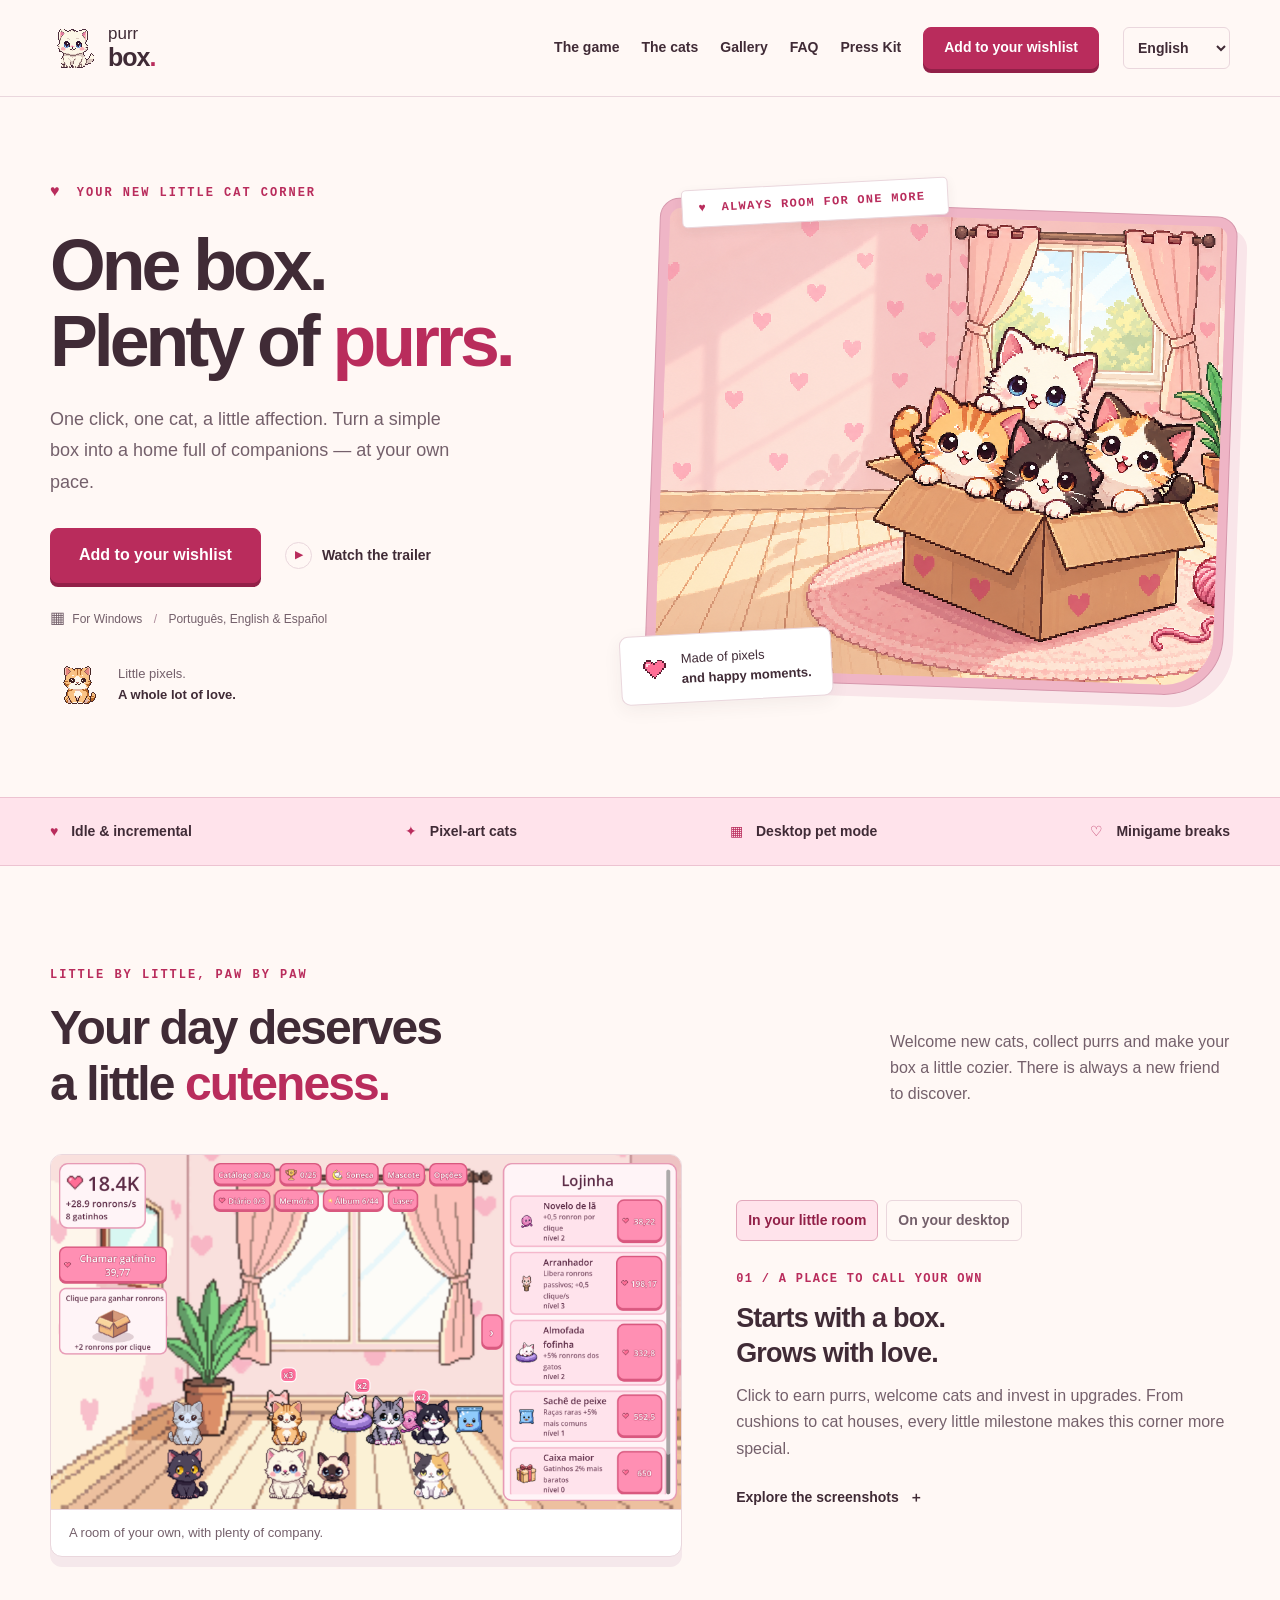
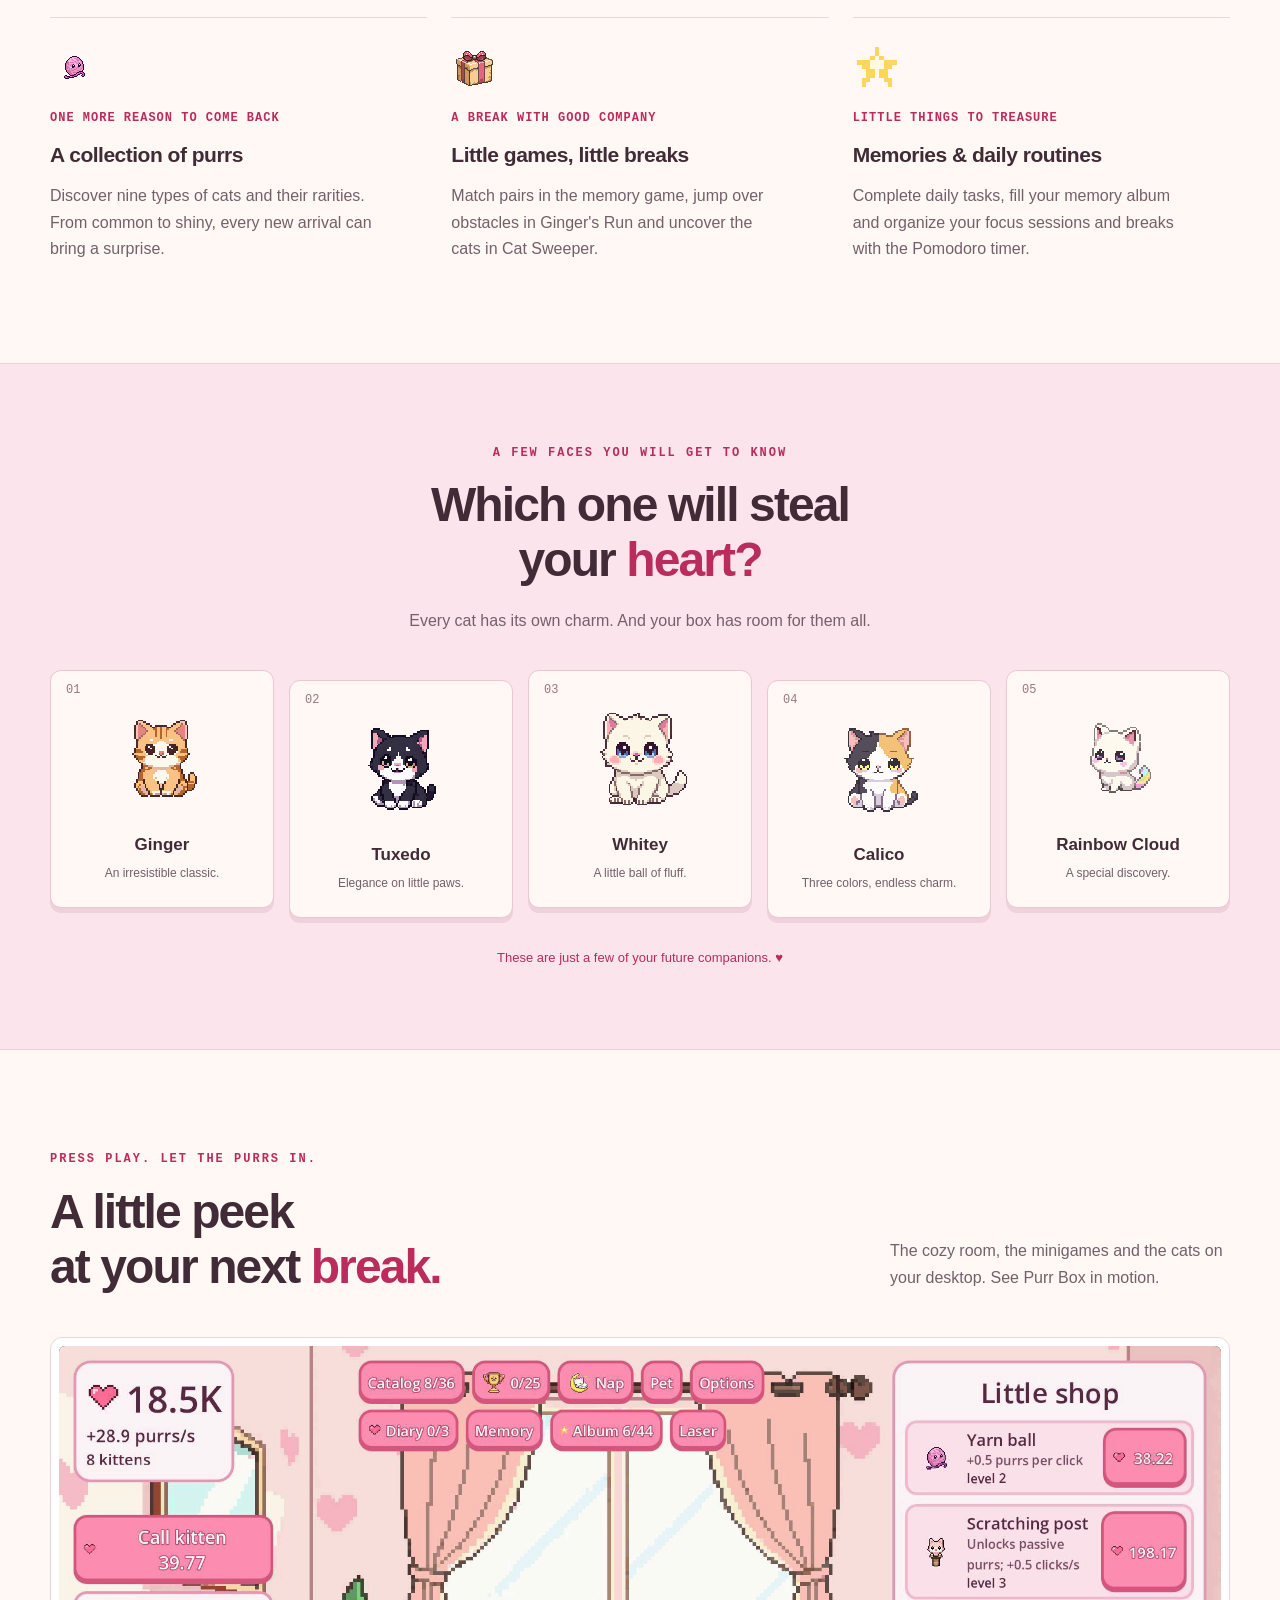
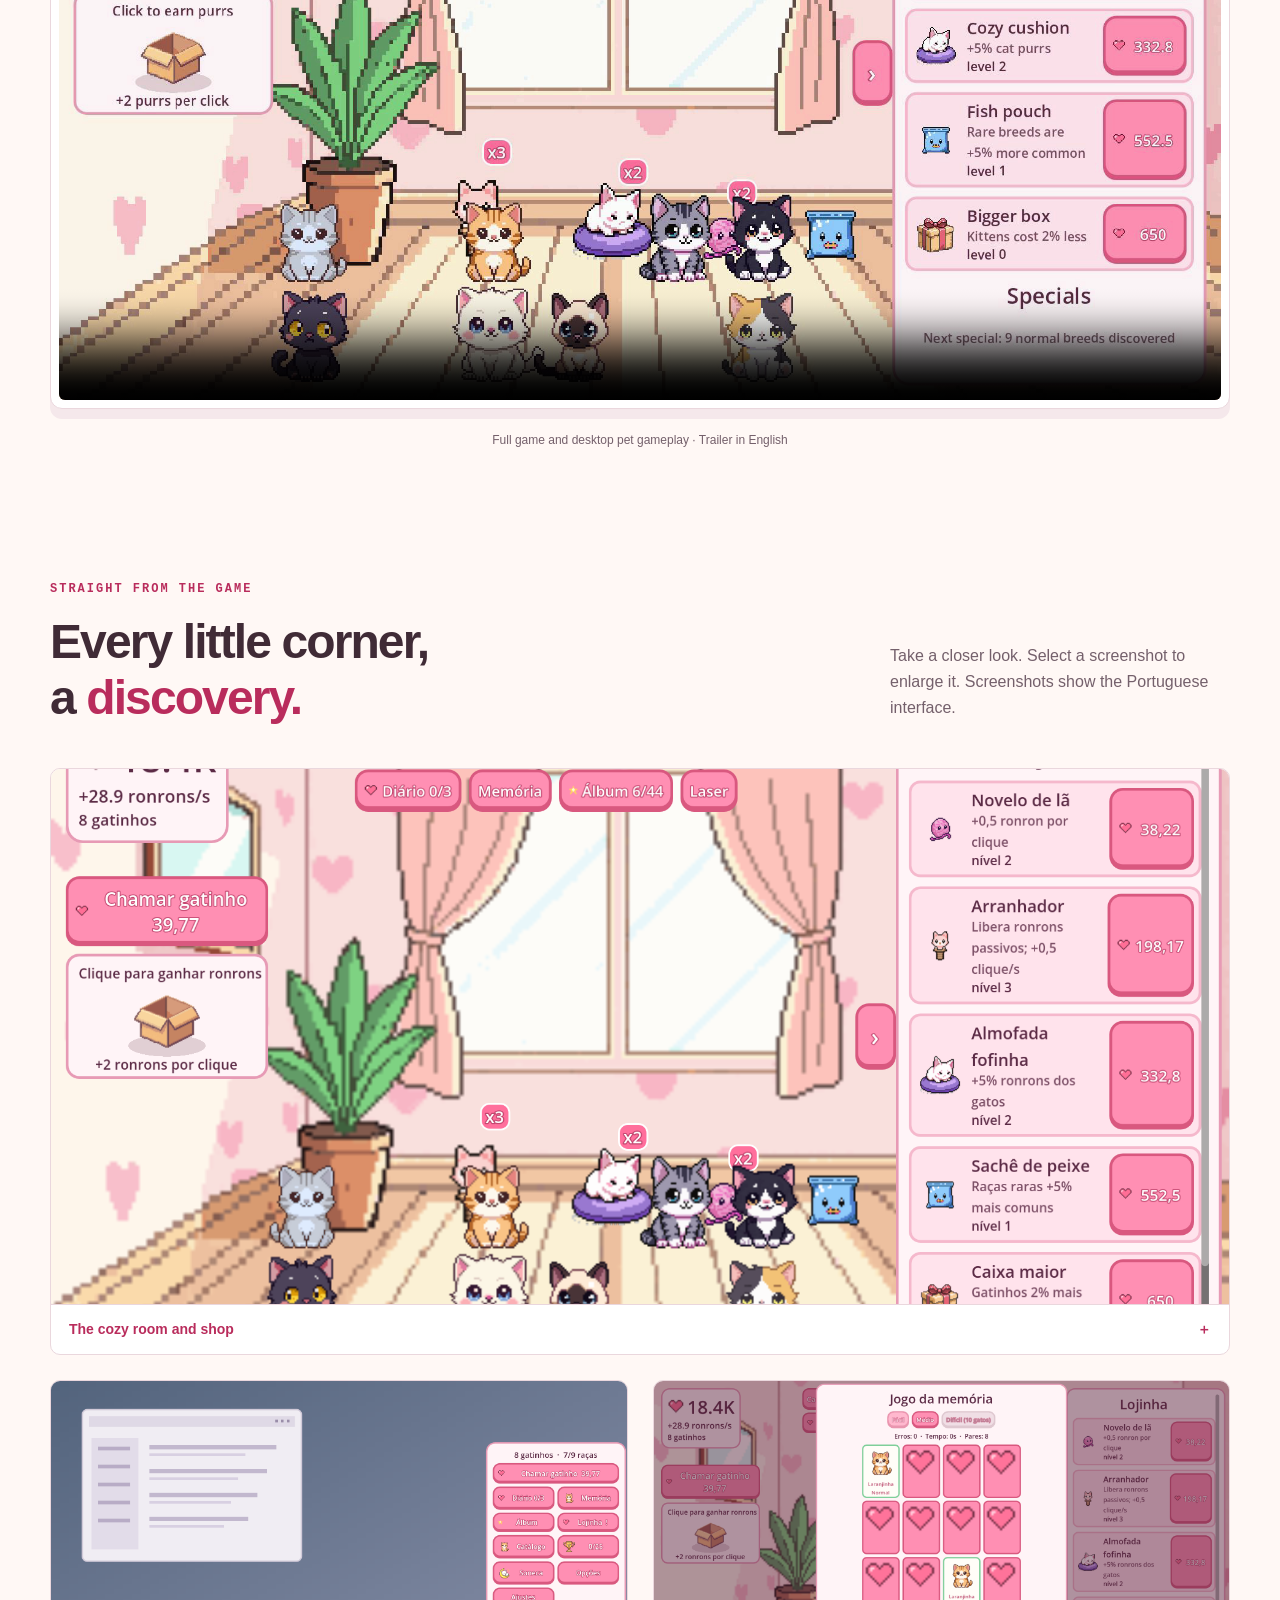
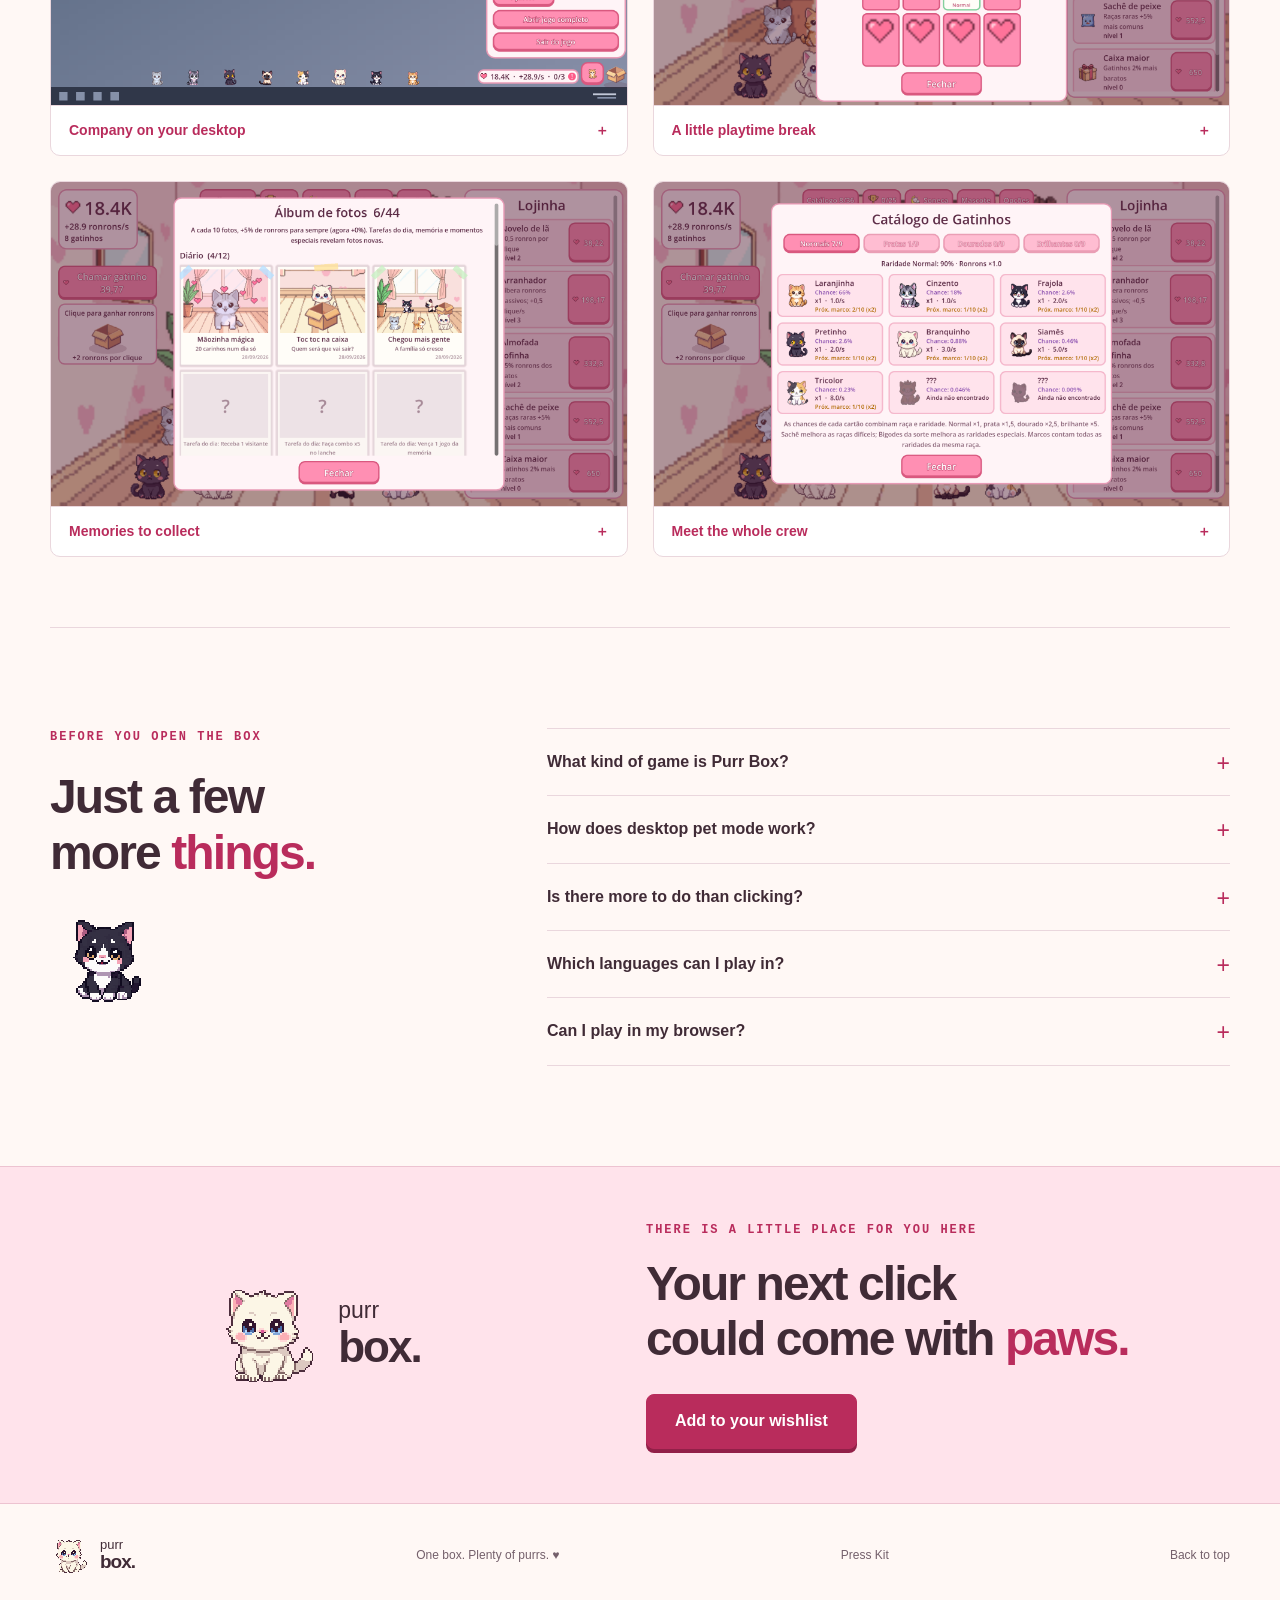
<file: index.html>
<!doctype html>
<html lang="pt-BR">
<head>
	<meta charset="utf-8">
	<meta name="viewport" content="width=device-width, initial-scale=1">
	<meta name="theme-color" content="#fff8f5">
	<meta name="description" content="Conheça Caixa de Ronrons: um jogo idle de gatinhos em pixel art, com modo mascote na área de trabalho, minijogos e muitas lembranças para colecionar.">
	<meta property="og:type" content="website">
	<meta property="og:locale" content="pt_BR">
	<meta property="og:title" content="Caixa de Ronrons — uma caixa, muitos ronrons">
	<meta property="og:description" content="Uma companhia fofinha para jogar, fazer uma pausa e deixar o dia mais leve. Conheça os gatinhos de Caixa de Ronrons.">
	<title>Caixa de Ronrons — uma caixa, muitos ronrons</title>
	<link rel="icon" href="assets/favicon.png" type="image/png">
	<link rel="stylesheet" href="styles.css">
	<script src="config.js" defer></script>
	<script src="i18n.js" defer></script>
	<script src="script.js" defer></script>
</head>
<body>
	<a class="skip-link" href="#conteudo"><span data-i18n="skip">Pular para o conteúdo</span></a>
	<header class="header">
		<div class="container header-inner">
			<a class="brand" href="#inicio" aria-label="Caixa de Ronrons, início" data-i18n-aria-label="brand.home"><img src="assets/cat-branquinho.png" width="48" height="48" alt=""><span><span data-i18n="brand.first">caixa de</span> <strong><span data-i18n="brand.second">ronrons</span><span class="brand-dot">.</span></strong></span></a>
			<nav class="navigation" id="navigation" aria-label="Navegação principal" data-i18n-aria-label="nav.label">
				<a href="#o-jogo"><span data-i18n="nav.game">O jogo</span></a><a href="#gatinhos"><span data-i18n="nav.cats">Os gatinhos</span></a><a href="#galeria"><span data-i18n="nav.gallery">Galeria</span></a><a href="#duvidas"><span data-i18n="nav.faq">Dúvidas</span></a><a href="press-kit.html" data-language-link><span data-i18n="nav.press">Press Kit</span></a>
				<a class="button button-small" href="https://store.steampowered.com/app/5376410/Caixa_de_Ronrons/" target="_blank" rel="noopener noreferrer" data-store-link data-store-label="cta.wishlist"><span data-i18n="cta.wishlist">Adicionar à lista de desejos</span></a>
			</nav>
			<div class="header-controls">
				<label class="sr-only" for="language-select" data-i18n="language">Idioma</label>
				<select class="language-select" id="language-select" aria-label="Idioma" data-i18n-aria-label="language" autocomplete="off">
					<option value="pt" lang="pt-BR">Português</option><option value="en" lang="en">English</option><option value="es" lang="es">Español</option>
				</select>
				<button class="menu-toggle" type="button" aria-label="Abrir menu" aria-expanded="false" aria-controls="navigation"><span></span><span></span></button>
			</div>
		</div>
	</header>
	<main id="conteudo">
		<section class="hero container" id="inicio" aria-labelledby="hero-title">
			<div class="hero-copy">
				<p class="eyebrow"><span class="tiny-heart" aria-hidden="true">♥</span> <span data-i18n="hero.eyebrow">SEU NOVO CANTINHO FELINO</span></p>
				<h1 id="hero-title"><span data-i18n-html="hero.title">Uma caixa.<br>Muitos <span class="pink-word">ronrons.</span></span></h1>
				<p class="hero-description"><span data-i18n="hero.description">Um clique, um gatinho, um carinho. Transforme uma simples caixa em um lar cheio de companhia — no seu ritmo.</span></p>
				<div class="hero-actions"><a class="button" href="https://store.steampowered.com/app/5376410/Caixa_de_Ronrons/" target="_blank" rel="noopener noreferrer" data-store-link data-store-label="cta.wishlist"><span data-i18n="cta.wishlist">Adicionar à lista de desejos</span></a><a class="text-link" href="#trailer"><span class="play-icon" aria-hidden="true">▶</span> <span data-i18n="cta.trailer">Assistir ao trailer</span></a></div>
				<p class="platform"><span aria-hidden="true">▦</span> <span data-i18n="hero.platform">Para Windows</span> <span class="separator">/</span> Português, English & Español</p>
				<div class="hero-note"><img src="assets/cat-laranjinha.png" width="56" height="56" alt=""><span><span data-i18n-html="hero.note">Pequenos pixels.<br><strong>Um montão de carinho.</strong></span></span></div>
			</div>
			<div class="hero-art">
				<div class="art-label"><span aria-hidden="true">♥</span> <span data-i18n="hero.artLabel">CABE SEMPRE MAIS UM</span></div>
				<img class="key-art" src="assets/key-art.png" width="1536" height="1024" alt="Quatro gatinhos aconchegados em uma caixa de papelão, em uma sala rosa iluminada pelo sol" data-i18n-alt="hero.artAlt" fetchpriority="high">
				<div class="art-sticker"><img src="assets/heart.png" width="28" height="28" alt=""><span><span data-i18n-html="hero.sticker">Feito de pixels<br><strong>e bons momentos.</strong></span></span></div>
			</div>
		</section>
		<div class="feature-ribbon" aria-label="Destaques do jogo" data-i18n-aria-label="features.label"><div class="container ribbon-inner"><span>♥ <strong><span data-i18n="features.idle">Idle & incremental</span></strong></span><span>✦ <strong><span data-i18n="features.pixels">Gatinhos em pixel art</span></strong></span><span>▦ <strong><span data-i18n="features.desktop">Modo mascote</span></strong></span><span>♡ <strong><span data-i18n="features.games">Pausas com minijogos</span></strong></span></div></div>
		<section class="section container" id="o-jogo" aria-labelledby="game-title">
			<div class="section-heading"><div><p class="eyebrow"><span data-i18n="game.eyebrow">POUCO A POUCO, PATINHA A PATINHA</span></p><h2 id="game-title"><span data-i18n-html="game.title">Seu dia merece<br>um pouco de <em>fofura.</em></span></h2></div><p><span data-i18n="game.description">Chame novos gatinhos, acumule ronrons e deixe a caixa cada vez mais aconchegante. Há sempre um novo amigo para descobrir.</span></p></div>
			<div class="mode-layout">
				<div class="mode-visual"><img id="mode-image" src="assets/screenshot-room.png" width="1920" height="1080" alt="Sala de Caixa de Ronrons com gatinhos e a loja de melhorias" data-i18n-alt="mode.room.alt" loading="lazy"><p id="mode-caption"><span data-i18n="mode.room.caption">Uma sala só sua, com companhia de sobra.</span></p></div>
				<div class="mode-copy">
					<div class="mode-controls" aria-label="Escolher modo para conhecer" data-i18n-aria-label="mode.controls"><button class="mode-button active" type="button" data-mode="room" aria-pressed="true"><span data-i18n="mode.room.button">Na sua salinha</span></button><button class="mode-button" type="button" data-mode="desktop" aria-pressed="false"><span data-i18n="mode.desktop.button">Na sua área de trabalho</span></button></div>
					<div id="mode-description" aria-live="polite"><span class="number-label"><span data-i18n="mode.room.label">01 / UM LAR PARA CHAMAR DE SEU</span></span><h3>Começa com uma caixa.<br>Cresce com carinho.</h3><p><span data-i18n="mode.room.text">Clique para ganhar ronrons, receba gatinhos e invista em melhorias. De almofadas a casinhas, cada conquista deixa esse cantinho mais especial.</span></p></div>
					<a class="text-link" href="#galeria"><span data-i18n="game.explore">Explore as capturas do jogo</span> <span aria-hidden="true">＋</span></a>
				</div>
			</div>
			<div class="details-grid">
				<article class="detail-card"><img src="assets/icon-novelo.png" width="64" height="64" alt="" loading="lazy"><span class="number-label"><span data-i18n="detail.collection.label">MAIS UM MOTIVO PARA VOLTAR</span></span><h3><span data-i18n="detail.collection.title">Uma coleção de ronrons</span></h3><p><span data-i18n="detail.collection.text">Descubra nove tipos de gatinhos e suas raridades. Dos mais comuns aos brilhantes, cada chegada pode trazer uma surpresa.</span></p></article>
				<article class="detail-card"><img src="assets/icon-caixa.png" width="64" height="64" alt="" loading="lazy"><span class="number-label"><span data-i18n="detail.games.label">UMA PAUSA BEM ACOMPANHADA</span></span><h3><span data-i18n="detail.games.title">Pequenas brincadeiras</span></h3><p><span data-i18n="detail.games.text">Encontre pares no jogo da memória, pule obstáculos na Corrida do Laranjinha e descubra os gatinhos do Gatominado.</span></p></article>
				<article class="detail-card"><img src="assets/star.png" width="64" height="64" alt="" loading="lazy"><span class="number-label"><span data-i18n="detail.memories.label">PARA GUARDAR COM CARINHO</span></span><h3><span data-i18n="detail.memories.title">Lembranças & rotina</span></h3><p><span data-i18n="detail.memories.text">Complete tarefas do diário, preencha seu álbum de lembranças e organize os momentos de foco e descanso com o Pomodoro.</span></p></article>
			</div>
		</section>
		<section class="cats-section" id="gatinhos" aria-labelledby="cats-title">
			<div class="container"><div class="cats-heading"><p class="eyebrow"><span data-i18n="cats.eyebrow">UMAS CARINHAS QUE VOCÊ VAI CONHECER</span></p><h2 id="cats-title"><span data-i18n-html="cats.title">Qual deles vai roubar<br>o seu <em>coração?</em></span></h2><p><span data-i18n="cats.description">Cada gatinho tem seu charme. E sua caixa tem espaço para todos.</span></p></div>
				<div class="cats-grid">
					<article class="cat-card"><span class="cat-index">01</span><img src="assets/cat-laranjinha.png" width="128" height="128" alt="Laranjinha, gatinho laranja em pixel art" data-i18n-alt="cat.ginger.alt" loading="lazy"><h3><span data-i18n="cat.ginger.name">Laranjinha</span></h3><p><span data-i18n="cat.ginger.text">O clássico irresistível.</span></p></article>
					<article class="cat-card"><span class="cat-index">02</span><img src="assets/cat-frajola.png" width="128" height="128" alt="Frajola, gatinho preto e branco em pixel art" data-i18n-alt="cat.tuxedo.alt" loading="lazy"><h3><span data-i18n="cat.tuxedo.name">Frajola</span></h3><p><span data-i18n="cat.tuxedo.text">Elegância de patinhas.</span></p></article>
					<article class="cat-card"><span class="cat-index">03</span><img src="assets/cat-branquinho.png" width="128" height="128" alt="Branquinho, gatinho branco em pixel art" data-i18n-alt="cat.white.alt" loading="lazy"><h3><span data-i18n="cat.white.name">Branquinho</span></h3><p><span data-i18n="cat.white.text">Uma bolinha de fofura.</span></p></article>
					<article class="cat-card"><span class="cat-index">04</span><img src="assets/cat-tricolor.png" width="128" height="128" alt="Tricolor, gatinho de três cores em pixel art" data-i18n-alt="cat.calico.alt" loading="lazy"><h3><span data-i18n="cat.calico.name">Tricolor</span></h3><p><span data-i18n="cat.calico.text">Três cores, muito charme.</span></p></article>
					<article class="cat-card"><span class="cat-index">05</span><img src="assets/cat-nuvem.png" width="128" height="128" alt="Nuvem Arco-íris, gatinho colorido em pixel art" data-i18n-alt="cat.cloud.alt" loading="lazy"><h3><span data-i18n="cat.cloud.name">Nuvem Arco-íris</span></h3><p><span data-i18n="cat.cloud.text">Uma descoberta especial.</span></p></article>
				</div><p class="cats-footnote"><span data-i18n="cats.footnote">Esses são só alguns dos seus futuros companheiros.</span> <span aria-hidden="true">♥</span></p>
			</div>
		</section>
		<section class="section container trailer-section" id="trailer" aria-labelledby="trailer-title">
			<div class="section-heading"><div><p class="eyebrow"><span data-i18n="trailer.eyebrow">DÊ O PLAY. DEIXE O RONROM ENTRAR.</span></p><h2 id="trailer-title"><span data-i18n-html="trailer.title">Uma espiadinha<br>na sua próxima <em>pausa.</em></span></h2></div><p><span data-i18n="trailer.text">A salinha, os minijogos e os gatinhos na área de trabalho. Veja Caixa de Ronrons em movimento.</span></p></div>
			<div class="video-frame"><video controls playsinline preload="none" poster="assets/trailer-poster.png" aria-label="Trailer de Caixa de Ronrons em português" data-i18n-aria-label="trailer.label"><source src="assets/trailer.mp4" type="video/mp4"><span data-i18n="trailer.unsupported">Seu navegador não suporta este vídeo.</span> <a href="assets/trailer.mp4"><span data-i18n="trailer.open">Abra o trailer em MP4.</span></a></video></div>
			<p class="media-caption"><span data-i18n="trailer.caption">Gameplay dos modos completo e mascote · Trailer em português do Brasil</span></p>
		</section>
		<section class="section gallery-section container" id="galeria" aria-labelledby="gallery-title">
			<div class="section-heading"><div><p class="eyebrow"><span data-i18n="gallery.eyebrow">DIRETO DO JOGO</span></p><h2 id="gallery-title"><span data-i18n-html="gallery.title">Cada cantinho,<br>uma <em>descoberta.</em></span></h2></div><p><span data-i18n="gallery.text">Veja os detalhes de perto. Toque em uma captura para ampliar.</span></p></div>
			<div class="gallery-grid">
				<a class="gallery-item gallery-featured" href="assets/screenshot-room.png" data-gallery><img src="assets/screenshot-room.png" width="1920" height="1080" loading="lazy" alt="A salinha e a loja de melhorias" data-i18n-alt="gallery.room.alt"><span><span data-i18n="gallery.room.title">A salinha e a loja</span> <span aria-hidden="true">＋</span></span></a>
				<a class="gallery-item" href="assets/screenshot-desktop.png" data-gallery><img src="assets/screenshot-desktop.png" width="1920" height="1080" loading="lazy" alt="Gatinhos na área de trabalho no modo mascote" data-i18n-alt="gallery.desktop.alt"><span><span data-i18n="gallery.desktop.title">Companhia na área de trabalho</span> <span aria-hidden="true">＋</span></span></a>
				<a class="gallery-item" href="assets/screenshot-memory.png" data-gallery><img src="assets/screenshot-memory.png" width="1920" height="1080" loading="lazy" alt="Jogo da memória com cartas de gatinhos" data-i18n-alt="gallery.memory.alt"><span><span data-i18n="gallery.memory.title">Uma pausa para brincar</span> <span aria-hidden="true">＋</span></span></a>
				<a class="gallery-item" href="assets/screenshot-album.png" data-gallery><img src="assets/screenshot-album.png" width="1920" height="1080" loading="lazy" alt="Álbum de lembranças de Caixa de Ronrons" data-i18n-alt="gallery.album.alt"><span><span data-i18n="gallery.album.title">Lembranças para colecionar</span> <span aria-hidden="true">＋</span></span></a>
				<a class="gallery-item" href="assets/screenshot-collection.png" data-gallery><img src="assets/screenshot-collection.png" width="1920" height="1080" loading="lazy" alt="Catálogo com os tipos e raridades de gatinhos" data-i18n-alt="gallery.collection.alt"><span><span data-i18n="gallery.collection.title">Conheça a turma toda</span> <span aria-hidden="true">＋</span></span></a>
			</div>
		</section>
		<section class="section container faq-section" id="duvidas" aria-labelledby="faq-title">
			<div><p class="eyebrow"><span data-i18n="faq.eyebrow">ANTES DE ABRIR A CAIXA</span></p><h2 id="faq-title"><span data-i18n-html="faq.title">Só mais<br>umas <em>coisinhas.</em></span></h2><img class="faq-cat" src="assets/cat-frajola.png" width="112" height="112" alt="" loading="lazy"></div>
			<div class="faq-list">
				<details><summary><span data-i18n="faq.game.question">Que tipo de jogo é Caixa de Ronrons?</span></summary><p><span data-i18n="faq.game.answer">É um jogo idle e incremental de gatinhos. Você ganha ronrons com cliques e com a produção dos gatos, chama novos companheiros e compra melhorias para continuar expandindo sua caixa.</span></p></details>
				<details><summary><span data-i18n="faq.desktop.question">Como funciona o modo mascote?</span></summary><p><span data-i18n="faq.desktop.answer">Seus gatinhos ficam em uma faixa na área de trabalho, acompanhando sua rotina. Pelo menu compacto, você acessa a loja, o álbum, os minijogos e outras funções do jogo.</span></p></details>
				<details><summary><span data-i18n="faq.games.question">Tem mais coisas para fazer além de clicar?</span></summary><p><span data-i18n="faq.games.answer">Sim! Há o jogo da memória, a Corrida do Laranjinha, o Gatominado, pedidos dos gatinhos, tarefas do diário e um álbum de lembranças. O Pomodoro também ajuda a marcar seus períodos de foco e descanso.</span></p></details>
				<details><summary><span data-i18n="faq.languages.question">Em quais idiomas posso jogar?</span></summary><p><span data-i18n="faq.languages.answer">O jogo tem interface em português do Brasil, inglês e espanhol.</span></p></details>
				<details><summary><span data-i18n="faq.browser.question">Posso jogar pelo navegador?</span></summary><p><span data-i18n="faq.browser.answer">Esta página é a apresentação do jogo. Caixa de Ronrons é um aplicativo para Windows; o jogo completo e o modo mascote funcionam no computador.</span></p></details>
			</div>
		</section>
		<section class="closing-section"><div class="container closing-inner"><div class="closing-brand"><img src="assets/cat-branquinho.png" width="128" height="128" alt="" loading="lazy"><p><span data-i18n="brand.first">caixa de</span><strong><span data-i18n="brand.second">ronrons</span>.</strong></p></div><div><p class="eyebrow"><span data-i18n="closing.eyebrow">TEM UM LUGARZINHO PARA VOCÊ AQUI</span></p><h2><span data-i18n-html="closing.title">Seu próximo clique<br>pode ter <em>patinhas.</em></span></h2><a class="button" href="https://store.steampowered.com/app/5376410/Caixa_de_Ronrons/" target="_blank" rel="noopener noreferrer" data-store-link data-store-label="cta.wishlist"><span data-i18n="cta.wishlist">Adicionar à lista de desejos</span></a></div></div></section>
	</main>
	<footer class="footer container"><a class="brand footer-brand" href="#inicio"><img src="assets/cat-branquinho.png" width="40" height="40" alt=""><span><span data-i18n="brand.first">caixa de</span> <strong><span data-i18n="brand.second">ronrons</span>.</strong></span></a><p><span data-i18n="footer.tagline">Uma caixa. Muitos ronrons. ♥</span></p><a href="press-kit.html" data-language-link><span data-i18n="nav.press">Press Kit</span></a><a href="#inicio"><span data-i18n="footer.top">Voltar ao topo</span></a></footer>
	<dialog class="lightbox" aria-label="Captura de tela ampliada" data-i18n-aria-label="lightbox.label"><form method="dialog"><button class="lightbox-close" aria-label="Fechar captura ampliada" data-i18n-aria-label="lightbox.close">×</button></form><img id="lightbox-image" alt=""><div class="lightbox-bottom"><button class="lightbox-prev" type="button" aria-label="Captura anterior" data-i18n-aria-label="lightbox.prev">‹</button><p id="lightbox-caption" aria-live="polite"></p><button class="lightbox-next" type="button" aria-label="Próxima captura" data-i18n-aria-label="lightbox.next">›</button></div></dialog>
</body>
</html>
</file>
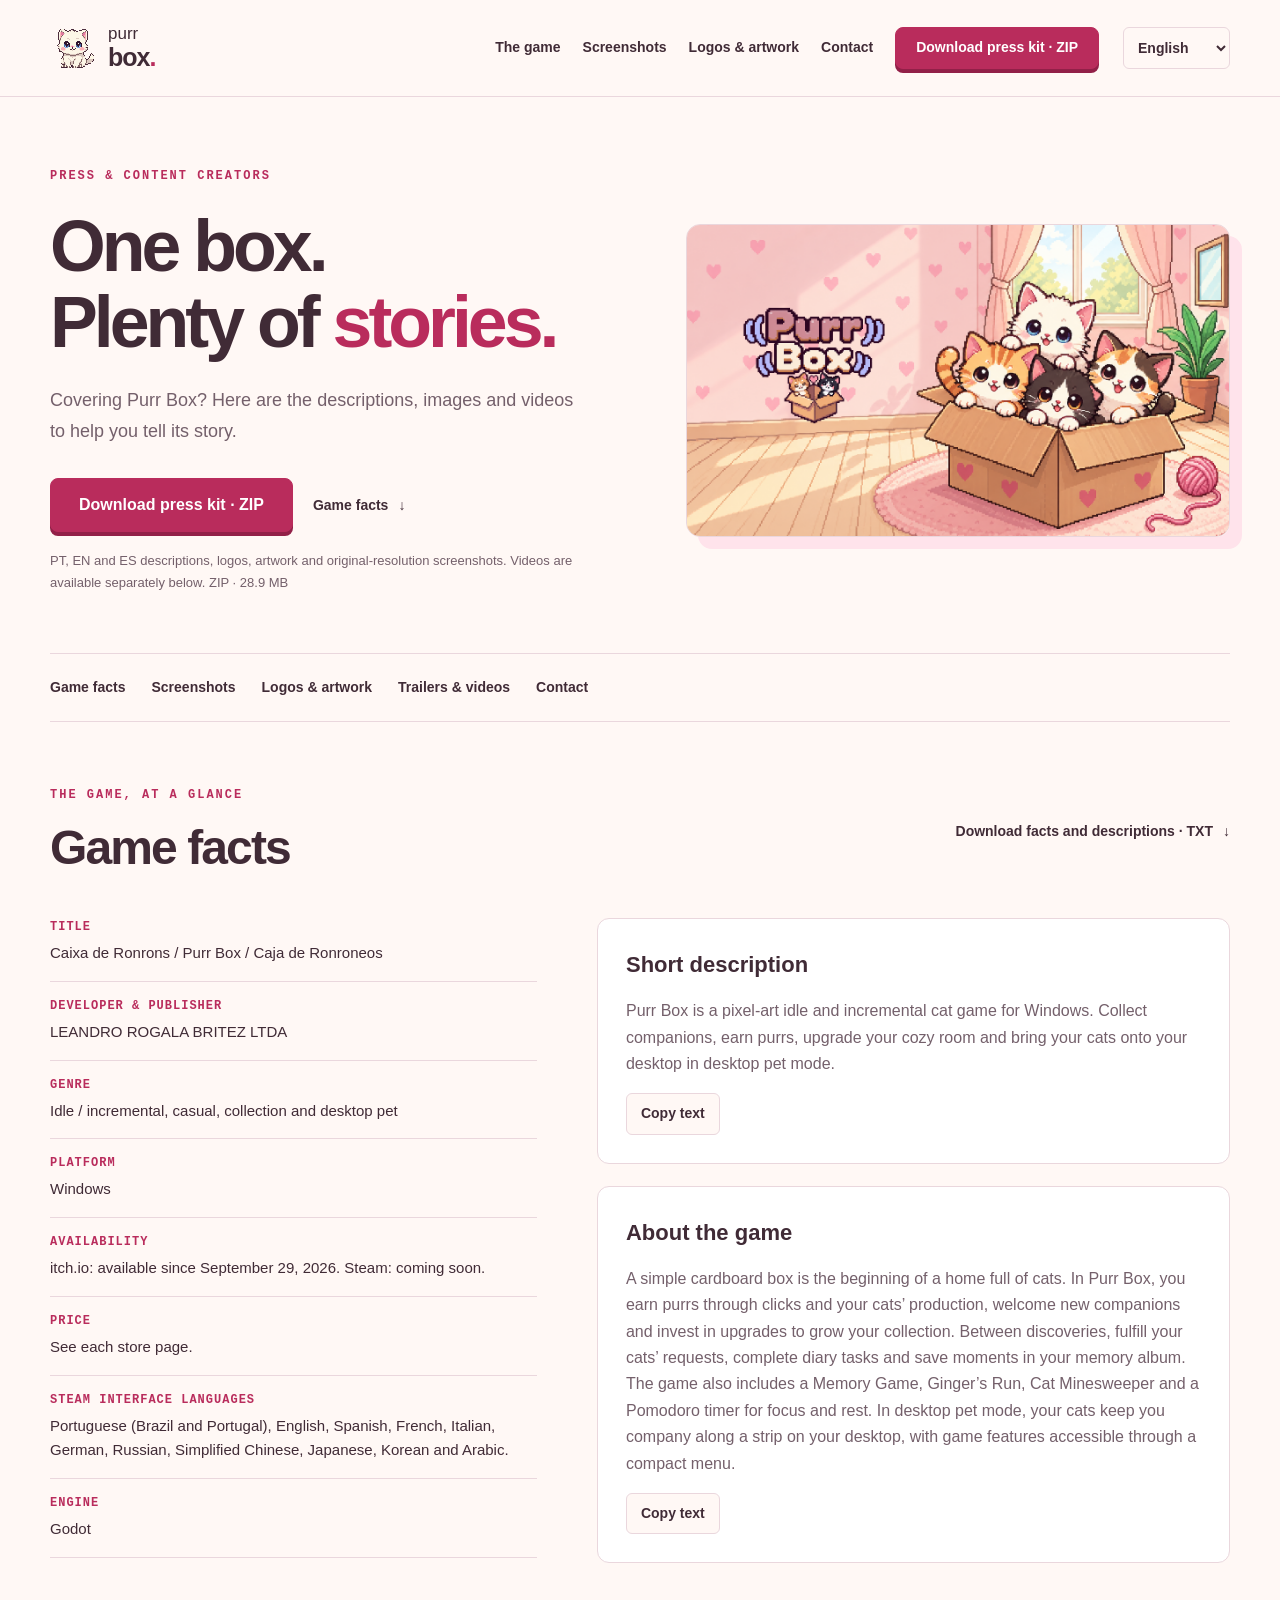
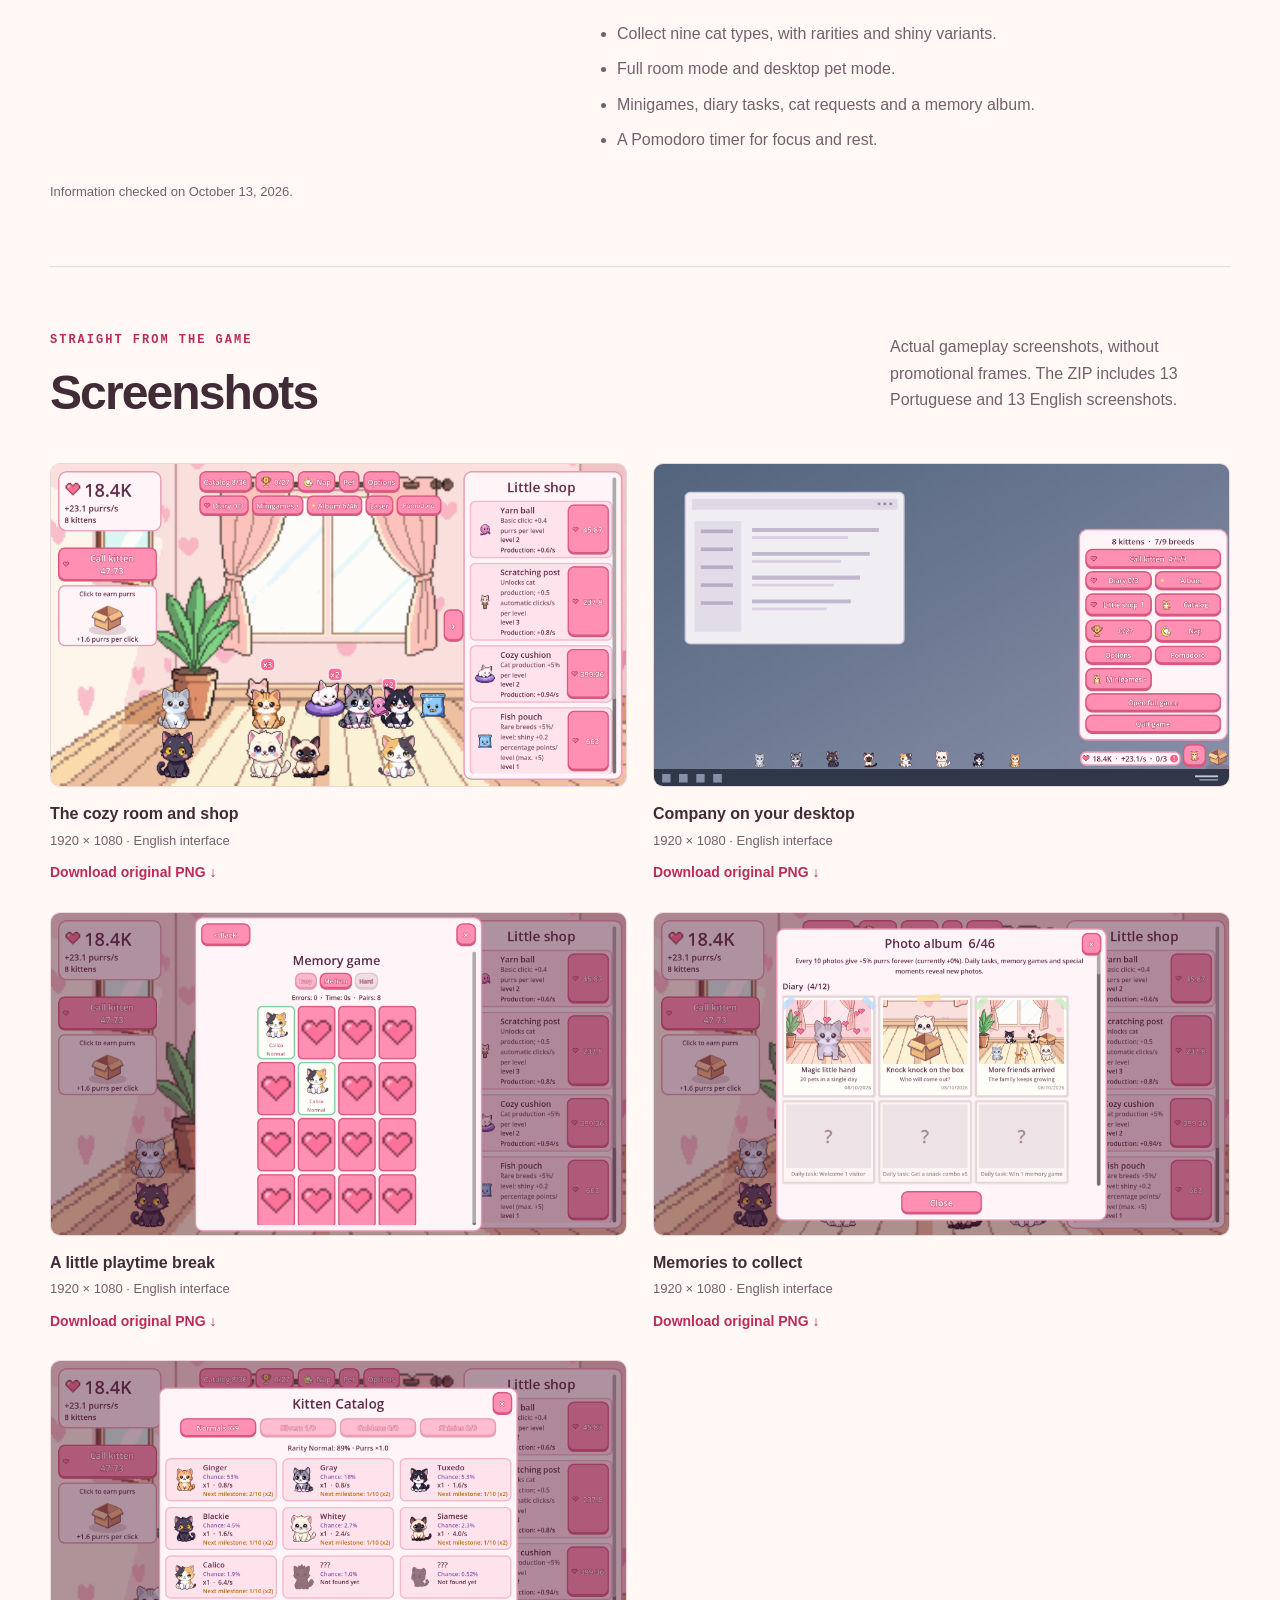
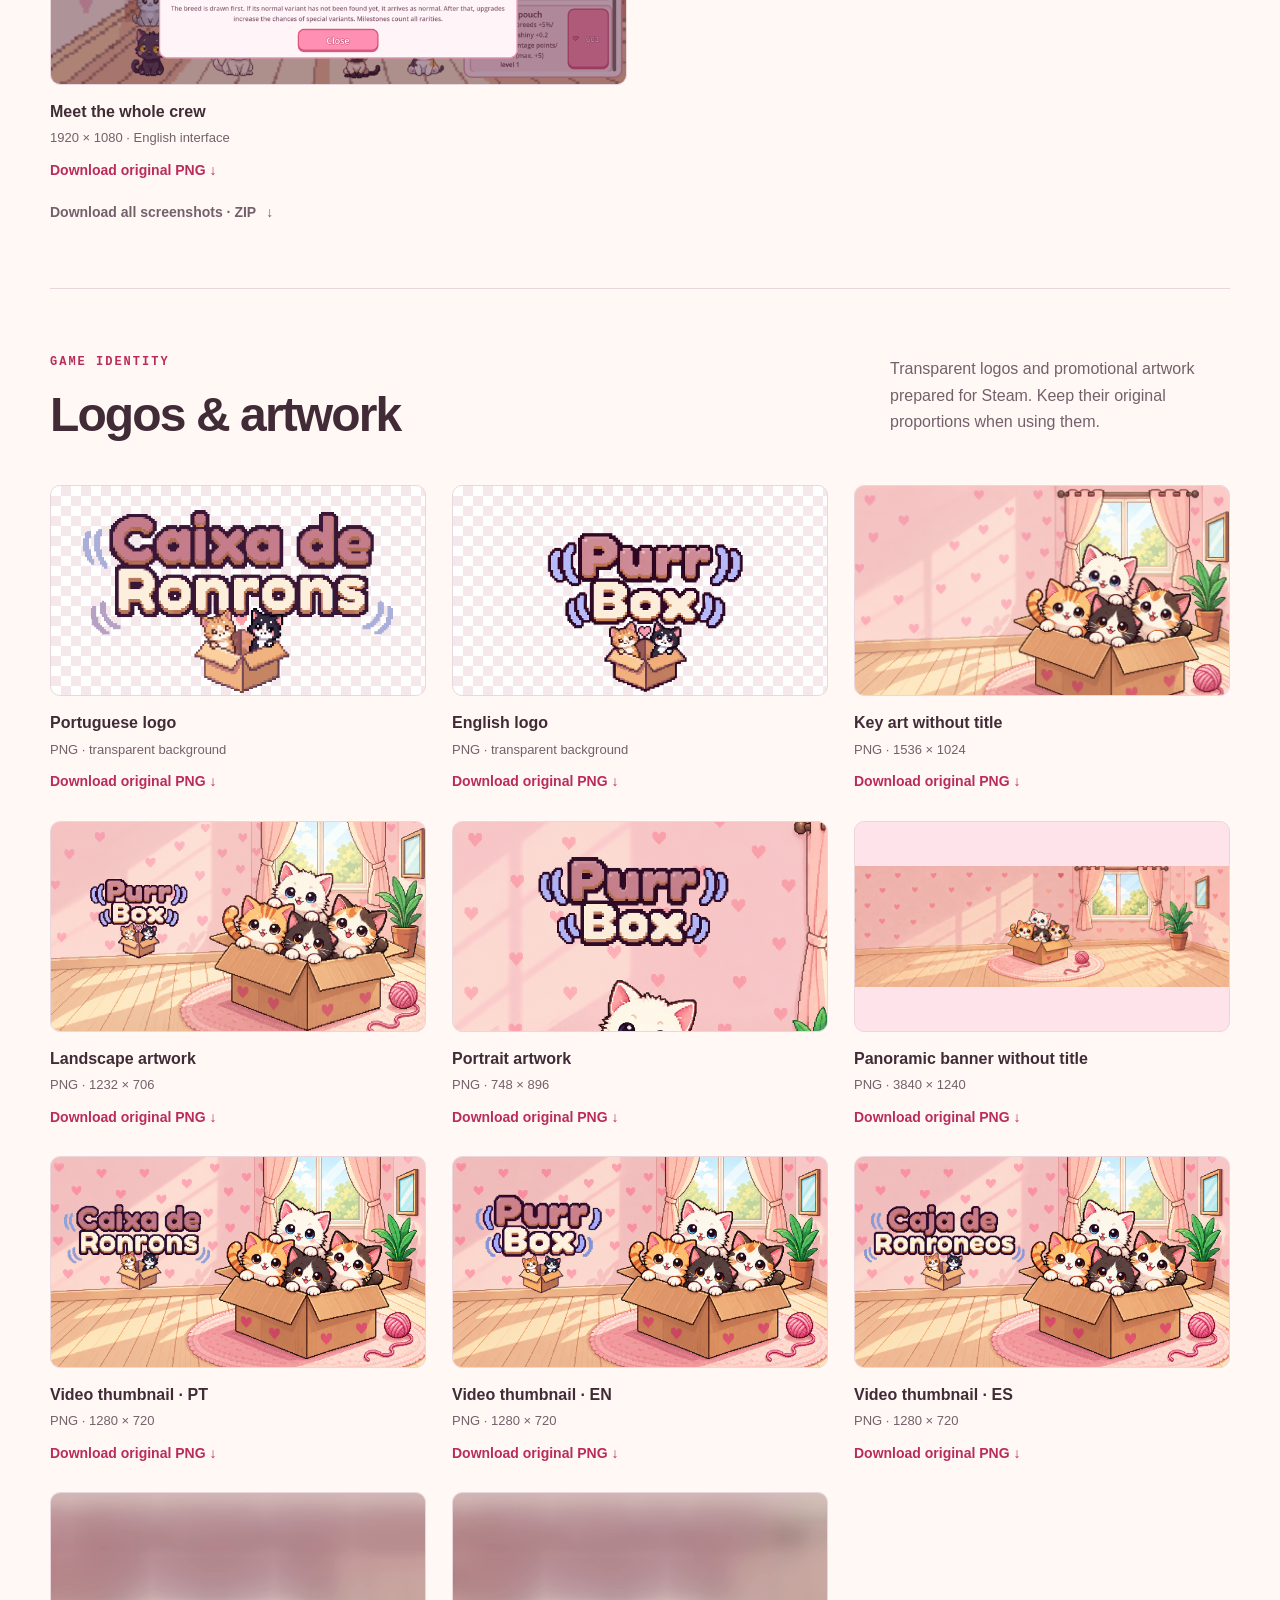
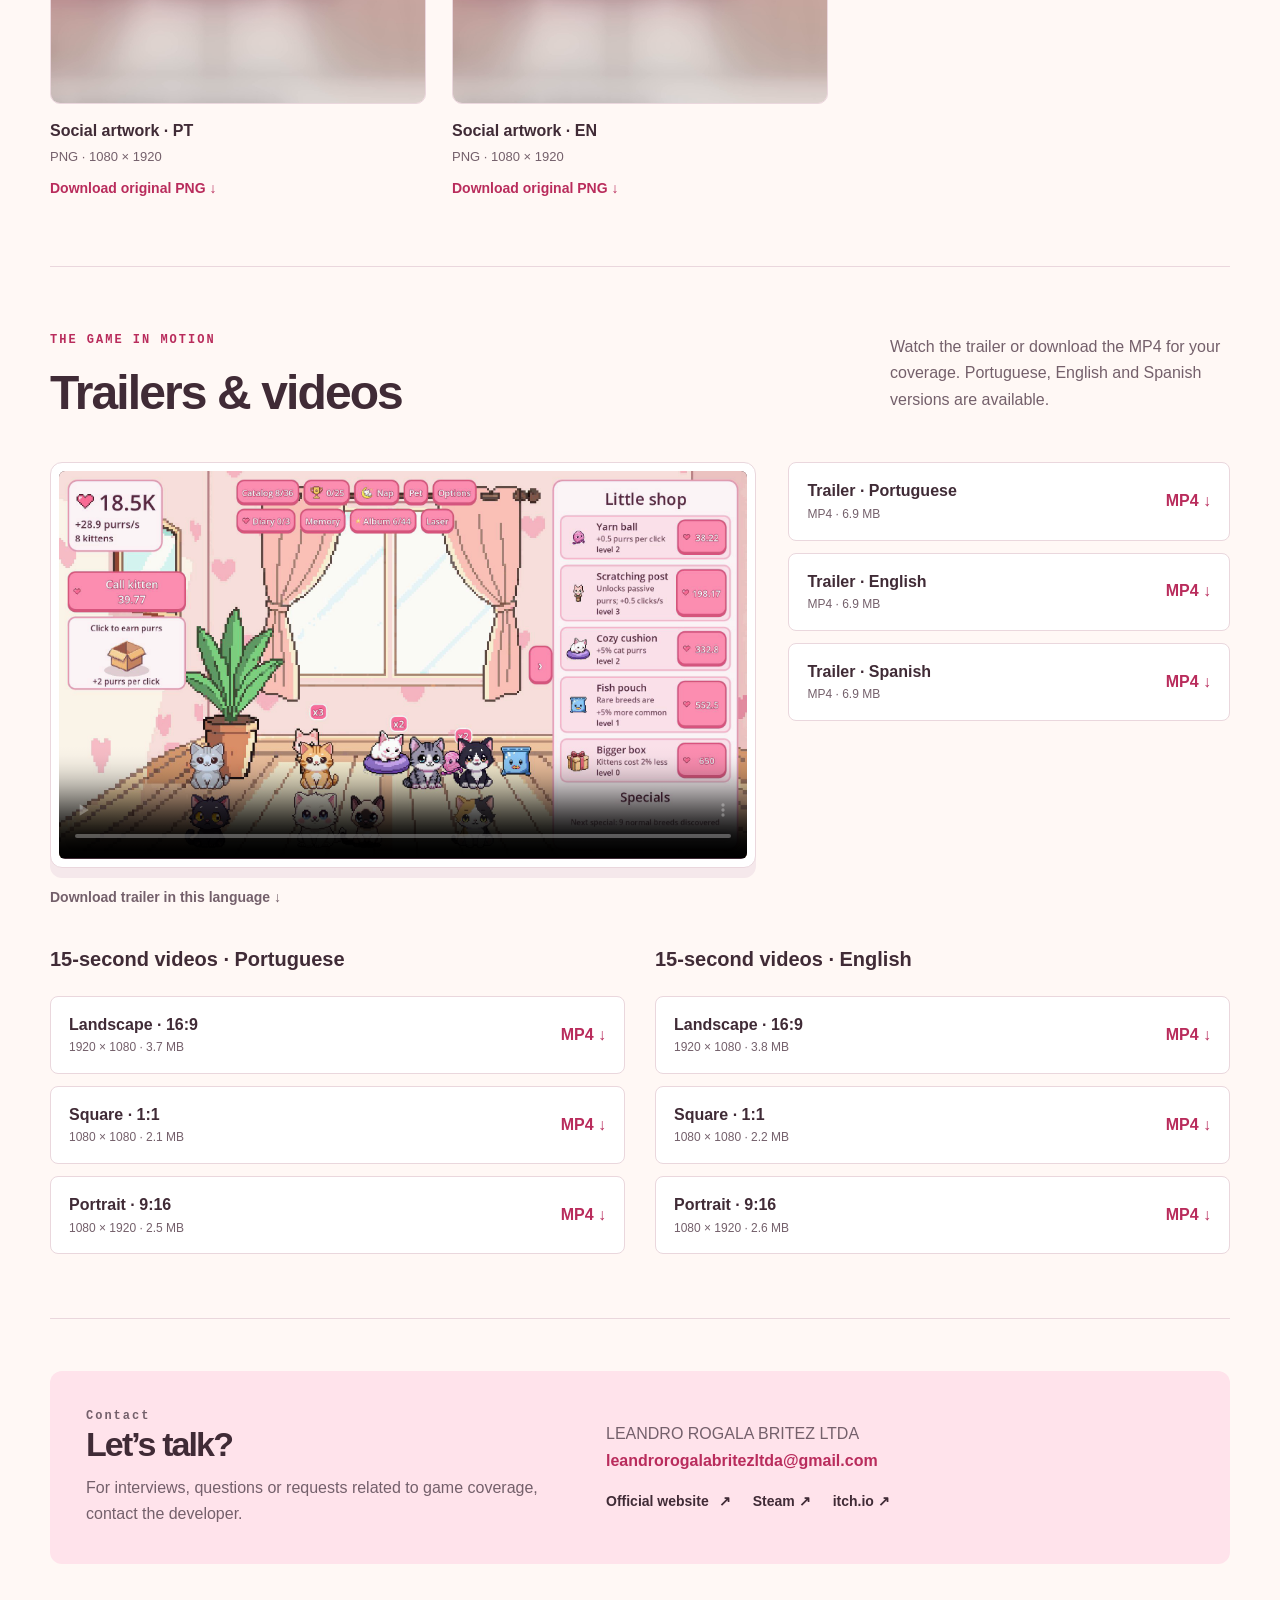
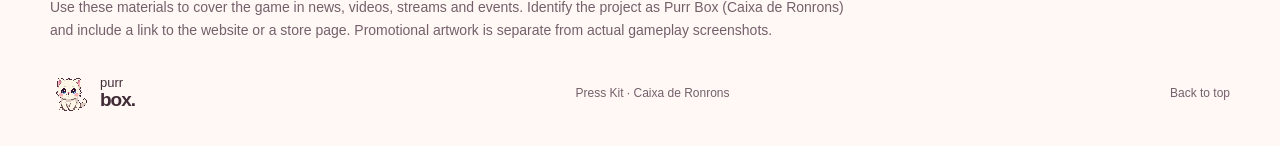
<file: press-kit.html>
<!doctype html>
<html lang="pt-BR">
<head>
	<meta charset="utf-8">
	<meta name="viewport" content="width=device-width, initial-scale=1">
	<meta name="theme-color" content="#fff8f5">
	<meta name="description" content="Informações, textos, capturas, logos, artes e trailers de Caixa de Ronrons para imprensa e criadores de conteúdo.">
	<meta property="og:type" content="website">
	<meta property="og:locale" content="pt_BR">
	<meta property="og:title" content="Caixa de Ronrons — Press Kit">
	<meta property="og:description" content="Tudo para conhecer e divulgar Caixa de Ronrons, em um só lugar.">
	<meta property="og:image" content="https://leandrorogalabritez.github.io/purr-box-comercial/assets/press/capsule-pt.png">
	<title>Caixa de Ronrons — Press Kit</title>
	<link rel="icon" href="assets/favicon.png" type="image/png">
	<link rel="stylesheet" href="styles.css">
	<link rel="stylesheet" href="press-kit.css">
	<script src="config.js" defer></script>
	<script src="i18n.js" defer></script>
	<script src="press-kit-i18n.js" defer></script>
	<script src="script.js" defer></script>
	<script src="press-kit.js" defer></script>
</head>
<body data-page="press">
	<a class="skip-link" href="#conteudo"><span data-i18n="skip">Pular para o conteúdo</span></a>
	<header class="header"><div class="container header-inner">
		<a class="brand" href="index.html" data-language-link aria-label="Caixa de Ronrons, início" data-i18n-aria-label="brand.home"><img src="assets/cat-branquinho.png" width="48" height="48" alt=""><span><span data-i18n="brand.first">caixa de</span> <strong><span data-i18n="brand.second">ronrons</span><span class="brand-dot">.</span></strong></span></a>
		<nav class="navigation" id="navigation" aria-label="Navegação principal" data-i18n-aria-label="nav.label">
			<a href="index.html#o-jogo" data-language-link><span data-i18n="nav.game">O jogo</span></a><a href="#capturas"><span data-i18n="press.screens">Capturas de tela</span></a><a href="#artes"><span data-i18n="press.art">Logos &amp; artes</span></a><a href="#contato"><span data-i18n="press.contact">Contato</span></a>
			<a class="button button-small" href="assets/press/caixa-de-ronrons-press-kit.zip" download><span data-i18n="press.bundle">Baixar press kit · ZIP</span></a>
		</nav>
		<div class="header-controls"><label class="sr-only" for="language-select" data-i18n="language">Idioma</label><select class="language-select" id="language-select" aria-label="Idioma" data-i18n-aria-label="language" autocomplete="off"><option value="pt" lang="pt-BR">Português</option><option value="en" lang="en">English</option><option value="es" lang="es">Español</option></select><button class="menu-toggle" type="button" aria-label="Abrir menu" aria-expanded="false" aria-controls="navigation"><span></span><span></span></button></div>
	</div></header>
	<main id="conteudo" class="container">
		<section class="press-hero" id="inicio" aria-labelledby="press-title"><div><p class="eyebrow"><span data-i18n="press.eyebrow">IMPRENSA &amp; CRIADORES DE CONTEÚDO</span></p><h1 id="press-title"><span data-i18n-html="press.title">Uma caixa.<br>Muitas <em>histórias.</em></span></h1><p class="hero-description"><span data-i18n="press.intro">Vai falar sobre Caixa de Ronrons? Aqui estão os textos, as imagens e os vídeos para ajudar a contar essa história.</span></p><div class="press-actions"><a class="button" href="assets/press/caixa-de-ronrons-press-kit.zip" download><span data-i18n="press.bundle">Baixar press kit · ZIP</span></a><a class="text-link" href="#ficha"><span data-i18n="press.facts">Ficha do jogo</span> ↓</a></div><p class="press-note"><span data-i18n="press.bundleNote">Textos em PT, EN e ES, logos, artes e capturas em resolução original. Vídeos disponíveis separadamente abaixo.</span> <span>ZIP · 28.9 MB</span></p></div><img class="press-hero-art" src="assets/press/capsule-pt.png" data-press-image="capsule" width="1232" height="706" alt="Arte promocional de Caixa de Ronrons com gatinhos em uma caixa" data-i18n-alt="press.heroAlt" fetchpriority="high"></section>
		<nav class="press-jump" aria-label="Seções do press kit" data-i18n-aria-label="press.sectionsLabel"><a href="#ficha"><span data-i18n="press.facts">Ficha do jogo</span></a><a href="#capturas"><span data-i18n="press.screens">Capturas de tela</span></a><a href="#artes"><span data-i18n="press.art">Logos &amp; artes</span></a><a href="#videos"><span data-i18n="press.videos">Trailers &amp; vídeos</span></a><a href="#contato"><span data-i18n="press.contact">Contato</span></a></nav>
		<section class="press-section" id="ficha" aria-labelledby="facts-title"><div class="section-heading"><div><p class="eyebrow"><span data-i18n="press.factsEyebrow">O JOGO, EM POUCAS PALAVRAS</span></p><h2 id="facts-title"><span data-i18n="press.facts">Ficha do jogo</span></h2></div><a class="text-link" href="assets/press/texts/press-kit-pt.txt" download data-press-text><span data-i18n="press.textDownload">Baixar ficha e textos · TXT</span> ↓</a></div><div class="press-fact-layout"><dl class="press-facts"><div><dt><span data-i18n="press.nameLabel">Nome</span></dt><dd>Caixa de Ronrons / Purr Box / Caja de Ronroneos</dd></div><div><dt><span data-i18n="press.developer">Desenvolvimento &amp; publicação</span></dt><dd>LEANDRO ROGALA BRITEZ LTDA</dd></div><div><dt><span data-i18n="press.genre">Gênero</span></dt><dd><span data-i18n="press.genreValue">Idle / incremental, casual, coleção e mascote de desktop</span></dd></div><div><dt><span data-i18n="press.platform">Plataforma</span></dt><dd>Windows</dd></div><div><dt><span data-i18n="press.release">Disponibilidade</span></dt><dd><span data-i18n="press.releaseValue">itch.io: disponível desde 29/09/2026. Steam: em breve.</span></dd></div><div><dt><span data-i18n="press.price">Preço</span></dt><dd><span data-i18n="press.priceValue">Consulte a página de cada loja.</span></dd></div><div><dt><span data-i18n="press.languages">Idiomas da interface na Steam</span></dt><dd><span data-i18n="press.languagesValue">Português (Brasil e Portugal), inglês, espanhol, francês, italiano, alemão, russo, chinês simplificado, japonês, coreano e árabe.</span></dd></div><div><dt><span data-i18n="press.engine">Engine</span></dt><dd>Godot</dd></div></dl><div><article class="press-text"><h3><span data-i18n="press.shortTitle">Descrição curta</span></h3><p id="short-description"><span data-i18n="press.short">Caixa de Ronrons é um jogo idle e incremental de gatinhos em pixel art para Windows. Colecione companheiros, acumule ronrons, melhore sua salinha e leve os gatos para a área de trabalho no modo mascote.</span></p><button type="button" class="press-copy" data-copy="short-description" hidden><span data-i18n="press.copy">Copiar texto</span></button></article><article class="press-text"><h3><span data-i18n="press.longTitle">Sobre o jogo</span></h3><p id="long-description"><span data-i18n="press.long">Uma simples caixa de papelão é o começo de um lar cheio de gatinhos. Em Caixa de Ronrons, você ganha ronrons com cliques e com a produção dos gatos, recebe novos companheiros e investe em melhorias para expandir sua coleção. Entre uma descoberta e outra, pode atender pedidos dos gatinhos, completar tarefas do diário e guardar momentos no álbum de lembranças. O jogo também oferece o Jogo da Memória, a Corrida do Laranjinha, o Gatominado e um timer Pomodoro para alternar foco e descanso. No modo mascote, os gatos acompanham sua rotina em uma faixa na área de trabalho, com acesso às funções do jogo por um menu compacto.</span></p><button type="button" class="press-copy" data-copy="long-description" hidden><span data-i18n="press.copy">Copiar texto</span></button></article><p class="press-status" role="status" aria-live="polite"></p><ul class="press-highlights"><li><span data-i18n="press.highlight1">Coleção de nove tipos de gatinhos, com raridades e versões brilhantes.</span></li><li><span data-i18n="press.highlight2">Modo completo na salinha e modo mascote na área de trabalho.</span></li><li><span data-i18n="press.highlight3">Minijogos, diário, pedidos dos gatinhos e álbum de lembranças.</span></li><li><span data-i18n="press.highlight4">Timer Pomodoro para os períodos de foco e descanso.</span></li></ul></div></div><p class="press-note"><span data-i18n="press.updated">Informações verificadas em 13/10/2026.</span></p></section>
		<section class="press-section" id="capturas" aria-labelledby="screens-title"><div class="section-heading"><div><p class="eyebrow"><span data-i18n="press.screensEyebrow">DIRETO DO JOGO</span></p><h2 id="screens-title"><span data-i18n="press.screens">Capturas de tela</span></h2></div><p><span data-i18n="press.screensNote">Capturas reais, sem molduras de divulgação. O ZIP reúne 13 capturas em português e 13 em inglês.</span></p></div><div class="press-media-grid press-gallery"><article class="press-media-card"><a class="press-media-preview" href="assets/press/screenshot-room-pt.png" data-gallery data-press-image="screenshot-room"><img src="assets/press/screenshot-room-pt.png" width="1920" height="1080" alt="A salinha e a loja" data-i18n-alt="gallery.room.title" loading="lazy" data-press-image="screenshot-room"></a><h3><span data-i18n="gallery.room.title">A salinha e a loja</span></h3><p>1920 × 1080 · <span data-i18n="press.screenshotLocale">Interface em português</span></p><a class="text-link" href="assets/press/screenshot-room-pt.png" download data-press-image="screenshot-room"><span data-i18n="press.downloadPng">Baixar PNG original ↓</span></a></article><article class="press-media-card"><a class="press-media-preview" href="assets/press/screenshot-desktop-pt.png" data-gallery data-press-image="screenshot-desktop"><img src="assets/press/screenshot-desktop-pt.png" width="1920" height="1080" alt="Modo mascote na área de trabalho" data-i18n-alt="gallery.desktop.title" loading="lazy" data-press-image="screenshot-desktop"></a><h3><span data-i18n="gallery.desktop.title">Modo mascote na área de trabalho</span></h3><p>1920 × 1080 · <span data-i18n="press.screenshotLocale">Interface em português</span></p><a class="text-link" href="assets/press/screenshot-desktop-pt.png" download data-press-image="screenshot-desktop"><span data-i18n="press.downloadPng">Baixar PNG original ↓</span></a></article><article class="press-media-card"><a class="press-media-preview" href="assets/press/screenshot-memory-pt.png" data-gallery data-press-image="screenshot-memory"><img src="assets/press/screenshot-memory-pt.png" width="1920" height="1080" alt="Jogo da Memória" data-i18n-alt="gallery.memory.title" loading="lazy" data-press-image="screenshot-memory"></a><h3><span data-i18n="gallery.memory.title">Jogo da Memória</span></h3><p>1920 × 1080 · <span data-i18n="press.screenshotLocale">Interface em português</span></p><a class="text-link" href="assets/press/screenshot-memory-pt.png" download data-press-image="screenshot-memory"><span data-i18n="press.downloadPng">Baixar PNG original ↓</span></a></article><article class="press-media-card"><a class="press-media-preview" href="assets/press/screenshot-album-pt.png" data-gallery data-press-image="screenshot-album"><img src="assets/press/screenshot-album-pt.png" width="1920" height="1080" alt="Álbum de lembranças" data-i18n-alt="gallery.album.title" loading="lazy" data-press-image="screenshot-album"></a><h3><span data-i18n="gallery.album.title">Álbum de lembranças</span></h3><p>1920 × 1080 · <span data-i18n="press.screenshotLocale">Interface em português</span></p><a class="text-link" href="assets/press/screenshot-album-pt.png" download data-press-image="screenshot-album"><span data-i18n="press.downloadPng">Baixar PNG original ↓</span></a></article><article class="press-media-card"><a class="press-media-preview" href="assets/press/screenshot-collection-pt.png" data-gallery data-press-image="screenshot-collection"><img src="assets/press/screenshot-collection-pt.png" width="1920" height="1080" alt="Coleção de gatinhos" data-i18n-alt="gallery.collection.title" loading="lazy" data-press-image="screenshot-collection"></a><h3><span data-i18n="gallery.collection.title">Coleção de gatinhos</span></h3><p>1920 × 1080 · <span data-i18n="press.screenshotLocale">Interface em português</span></p><a class="text-link" href="assets/press/screenshot-collection-pt.png" download data-press-image="screenshot-collection"><span data-i18n="press.downloadPng">Baixar PNG original ↓</span></a></article></div><p class="press-note"><a class="text-link" href="assets/press/screenshots.zip" download><span data-i18n="press.screensBundle">Baixar todas as capturas · ZIP</span> ↓</a></p></section>
		<section class="press-section" id="artes" aria-labelledby="art-title"><div class="section-heading"><div><p class="eyebrow"><span data-i18n="press.artEyebrow">IDENTIDADE DO JOGO</span></p><h2 id="art-title"><span data-i18n="press.art">Logos &amp; artes</span></h2></div><p><span data-i18n="press.artNote">Logos com fundo transparente e artes promocionais já preparadas para a Steam. Preserve as proporções ao usar.</span></p></div><div class="press-media-grid"><article class="press-media-card"><div class="press-media-preview press-logo-preview"><img src="assets/press/logo-pt.png" width="1280" height="720" alt="Logo Caixa de Ronrons" data-i18n-alt="press.logoPt" loading="lazy"></div><h3><span data-i18n="press.logoPt">Logo em português</span></h3><p><span data-i18n="press.transparent">PNG · fundo transparente</span></p><a class="text-link" href="assets/press/logo-pt.png" download><span data-i18n="press.downloadPng">Baixar PNG original ↓</span></a></article><article class="press-media-card"><div class="press-media-preview press-logo-preview"><img src="assets/press/logo-en.png" width="1280" height="720" alt="Purr Box logo" data-i18n-alt="press.logoEn" loading="lazy"></div><h3><span data-i18n="press.logoEn">Logo em inglês</span></h3><p><span data-i18n="press.transparent">PNG · fundo transparente</span></p><a class="text-link" href="assets/press/logo-en.png" download><span data-i18n="press.downloadPng">Baixar PNG original ↓</span></a></article><article class="press-media-card"><div class="press-media-preview"><img src="assets/key-art.png" width="1536" height="1024" alt="Gatinhos em uma caixa de papelão" data-i18n-alt="press.keyArt" loading="lazy"></div><h3><span data-i18n="press.keyArt">Arte principal sem título</span></h3><p>PNG · 1536 × 1024</p><a class="text-link" href="assets/key-art.png" download><span data-i18n="press.downloadPng">Baixar PNG original ↓</span></a></article><article class="press-media-card"><div class="press-media-preview"><img src="assets/press/capsule-pt.png" width="1232" height="706" alt="Arte promocional horizontal" data-i18n-alt="press.capsule" loading="lazy" data-press-image="capsule"></div><h3><span data-i18n="press.capsule">Arte horizontal</span></h3><p>PNG · 1232 × 706</p><a class="text-link" href="assets/press/capsule-pt.png" download data-press-image="capsule"><span data-i18n="press.downloadPng">Baixar PNG original ↓</span></a></article><article class="press-media-card"><div class="press-media-preview"><img src="assets/press/portrait-pt.png" width="748" height="896" alt="Arte promocional vertical" data-i18n-alt="press.portrait" loading="lazy" data-press-image="portrait"></div><h3><span data-i18n="press.portrait">Arte vertical</span></h3><p>PNG · 748 × 896</p><a class="text-link" href="assets/press/portrait-pt.png" download data-press-image="portrait"><span data-i18n="press.downloadPng">Baixar PNG original ↓</span></a></article><article class="press-media-card"><div class="press-media-preview"><img src="assets/press/banner.png" width="3840" height="1240" alt="Banner panorâmico de gatinhos" data-i18n-alt="press.banner" loading="lazy"></div><h3><span data-i18n="press.banner">Banner panorâmico sem título</span></h3><p>PNG · 3840 × 1240</p><a class="text-link" href="assets/press/banner.png" download><span data-i18n="press.downloadPng">Baixar PNG original ↓</span></a></article><article class="press-media-card"><div class="press-media-preview"><img src="assets/press/thumbnail-pt.png" width="1280" height="720" alt="Thumbnail PT" data-i18n-alt="press.thumb" loading="lazy"></div><h3><span data-i18n="press.thumb">Thumbnail para vídeo</span> · PT</h3><p>PNG · 1280 × 720</p><a class="text-link" href="assets/press/thumbnail-pt.png" download><span data-i18n="press.downloadPng">Baixar PNG original ↓</span></a></article><article class="press-media-card"><div class="press-media-preview"><img src="assets/press/thumbnail-en.png" width="1280" height="720" alt="Thumbnail EN" data-i18n-alt="press.thumb" loading="lazy"></div><h3><span data-i18n="press.thumb">Thumbnail para vídeo</span> · EN</h3><p>PNG · 1280 × 720</p><a class="text-link" href="assets/press/thumbnail-en.png" download><span data-i18n="press.downloadPng">Baixar PNG original ↓</span></a></article><article class="press-media-card"><div class="press-media-preview"><img src="assets/press/thumbnail-es.png" width="1280" height="720" alt="Thumbnail ES" data-i18n-alt="press.thumb" loading="lazy"></div><h3><span data-i18n="press.thumb">Thumbnail para vídeo</span> · ES</h3><p>PNG · 1280 × 720</p><a class="text-link" href="assets/press/thumbnail-es.png" download><span data-i18n="press.downloadPng">Baixar PNG original ↓</span></a></article><article class="press-media-card"><div class="press-media-preview"><img src="assets/press/poster-pt-9x16.png" width="1080" height="1920" alt="Poster vertical PT" data-i18n-alt="press.poster" loading="lazy"></div><h3><span data-i18n="press.poster">Arte para redes sociais</span> · PT</h3><p>PNG · 1080 × 1920</p><a class="text-link" href="assets/press/poster-pt-9x16.png" download><span data-i18n="press.downloadPng">Baixar PNG original ↓</span></a></article><article class="press-media-card"><div class="press-media-preview"><img src="assets/press/poster-en-9x16.png" width="1080" height="1920" alt="Poster vertical EN" data-i18n-alt="press.poster" loading="lazy"></div><h3><span data-i18n="press.poster">Arte para redes sociais</span> · EN</h3><p>PNG · 1080 × 1920</p><a class="text-link" href="assets/press/poster-en-9x16.png" download><span data-i18n="press.downloadPng">Baixar PNG original ↓</span></a></article></div></section>
		<section class="press-section" id="videos" aria-labelledby="videos-title"><div class="section-heading"><div><p class="eyebrow"><span data-i18n="press.videosEyebrow">O JOGO EM MOVIMENTO</span></p><h2 id="videos-title"><span data-i18n="press.videos">Trailers &amp; vídeos</span></h2></div><p><span data-i18n="press.videosNote">Assista ao trailer ou baixe o MP4 para sua cobertura. Há versões em português, inglês e espanhol.</span></p></div><div class="press-video-layout"><div><div class="video-frame"><video controls playsinline preload="none" poster="assets/trailer-poster.png" aria-label="Trailer de Caixa de Ronrons em português" data-i18n-aria-label="trailer.label"><source src="assets/trailer.mp4" type="video/mp4"><span data-i18n="trailer.unsupported">Seu navegador não suporta este vídeo.</span> <a href="assets/trailer.mp4"><span data-i18n="trailer.open">Abra o trailer em MP4.</span></a></video></div><p class="press-note"><a class="text-link" href="assets/trailer.mp4" download data-press-trailer><span data-i18n="press.trailerDownload">Baixar trailer deste idioma ↓</span></a></p></div><div class="press-download-list"><a class="press-download-row" href="assets/trailer.mp4" download><span><strong><span data-i18n="press.trailerPt">Trailer · Português</span></strong><small>MP4 · 6.9 MB</small></span><span>MP4 ↓</span></a><a class="press-download-row" href="assets/trailer-en.mp4" download><span><strong><span data-i18n="press.trailerEn">Trailer · Inglês</span></strong><small>MP4 · 6.9 MB</small></span><span>MP4 ↓</span></a><a class="press-download-row" href="assets/trailer-es.mp4" download><span><strong><span data-i18n="press.trailerEs">Trailer · Espanhol</span></strong><small>MP4 · 6.9 MB</small></span><span>MP4 ↓</span></a></div></div><div class="press-shorts"><div><h3><span data-i18n="press.shortsPt">Vídeos de 15 segundos · Português</span></h3><div class="press-download-list"><a class="press-download-row" href="assets/press/video-pt-16x9.mp4" download><span><strong><span data-i18n="press.horizontal">Horizontal · 16:9</span></strong><small>1920 × 1080 · 3.7 MB</small></span><span>MP4 ↓</span></a><a class="press-download-row" href="assets/press/video-pt-1x1.mp4" download><span><strong><span data-i18n="press.square">Quadrado · 1:1</span></strong><small>1080 × 1080 · 2.1 MB</small></span><span>MP4 ↓</span></a><a class="press-download-row" href="assets/press/video-pt-9x16.mp4" download><span><strong><span data-i18n="press.vertical">Vertical · 9:16</span></strong><small>1080 × 1920 · 2.5 MB</small></span><span>MP4 ↓</span></a></div></div><div><h3><span data-i18n="press.shortsEn">Vídeos de 15 segundos · Inglês</span></h3><div class="press-download-list"><a class="press-download-row" href="assets/press/video-en-16x9.mp4" download><span><strong><span data-i18n="press.horizontal">Horizontal · 16:9</span></strong><small>1920 × 1080 · 3.8 MB</small></span><span>MP4 ↓</span></a><a class="press-download-row" href="assets/press/video-en-1x1.mp4" download><span><strong><span data-i18n="press.square">Quadrado · 1:1</span></strong><small>1080 × 1080 · 2.2 MB</small></span><span>MP4 ↓</span></a><a class="press-download-row" href="assets/press/video-en-9x16.mp4" download><span><strong><span data-i18n="press.vertical">Vertical · 9:16</span></strong><small>1080 × 1920 · 2.6 MB</small></span><span>MP4 ↓</span></a></div></div></div></section>
		<section class="press-contact" id="contato" aria-labelledby="contact-title"><div><p class="eyebrow"><span data-i18n="press.contact">Contato</span></p><h2 id="contact-title"><span data-i18n="press.contactTitle">Vamos conversar?</span></h2><p><span data-i18n="press.contactText">Para entrevistas, dúvidas ou pedidos relacionados à divulgação do jogo, fale com o desenvolvedor.</span></p></div><div><p>LEANDRO ROGALA BRITEZ LTDA</p><a class="press-email" href="mailto:leandrorogalabritezltda@gmail.com">leandrorogalabritezltda@gmail.com</a><div class="press-links"><a class="text-link" href="index.html" data-language-link><span data-i18n="press.website">Site oficial</span> ↗</a><a class="text-link" href="https://store.steampowered.com/app/5376410/Caixa_de_Ronrons/" target="_blank" rel="noopener noreferrer">Steam ↗</a><a class="text-link" href="https://leandrorogalabritezltda.itch.io/caixaderonrons" target="_blank" rel="noopener noreferrer">itch.io ↗</a></div></div></section>
		<p class="press-usage"><span data-i18n="press.usage">Use estes materiais para apresentar o jogo em notícias, vídeos, streams e eventos. Ao identificar o projeto, use Caixa de Ronrons (Purr Box) e inclua um link para o site ou uma das lojas. As artes promocionais estão separadas das capturas reais do jogo.</span></p>
	</main>
	<footer class="footer container"><a class="brand footer-brand" href="index.html" data-language-link><img src="assets/cat-branquinho.png" width="40" height="40" alt=""><span><span data-i18n="brand.first">caixa de</span> <strong><span data-i18n="brand.second">ronrons</span>.</strong></span></a><p>Press Kit · Caixa de Ronrons</p><a href="#inicio"><span data-i18n="footer.top">Voltar ao topo</span></a></footer>
	<dialog class="lightbox" aria-label="Captura de tela ampliada" data-i18n-aria-label="lightbox.label"><form method="dialog"><button class="lightbox-close" aria-label="Fechar captura ampliada" data-i18n-aria-label="lightbox.close">×</button></form><img id="lightbox-image" alt=""><div class="lightbox-bottom"><button class="lightbox-prev" type="button" aria-label="Captura anterior" data-i18n-aria-label="lightbox.prev">‹</button><p id="lightbox-caption" aria-live="polite"></p><button class="lightbox-next" type="button" aria-label="Próxima captura" data-i18n-aria-label="lightbox.next">›</button></div></dialog>
</body>
</html>
</file>
<file: styles.css>
:root {
	--paper: #fff8f5;
	--ink: #402b36;
	--muted: #74606b;
	--pink: #b92c5c;
	--pink-dark: #922048;
	--rose: #ffe3eb;
	--line: #ead7dd;
	--white: #ffffff;
}
* { box-sizing: border-box; }
html { scroll-behavior: smooth; scroll-padding-top: 100px; }
body { margin: 0; background: var(--paper); color: var(--ink); font-family: "Trebuchet MS", Arial, sans-serif; font-size: 16px; line-height: 1.65; }
body.modal-open { overflow: hidden; }
a { color: inherit; text-decoration: none; }
button, summary, a, select { -webkit-tap-highlight-color: transparent; }
button { font: inherit; cursor: pointer; }
button, a, summary { touch-action: manipulation; }
img { display: block; max-width: 100%; height: auto; }
button:focus-visible, a:focus-visible, summary:focus-visible, video:focus-visible, select:focus-visible { outline: 3px solid var(--pink); outline-offset: 5px; }
::selection { background: #ffc5d7; }
.container { width: min(1180px, calc(100% - 80px)); margin-inline: auto; }
.skip-link { position: fixed; left: 12px; top: -100px; z-index: 20; background: var(--ink); color: white; padding: 10px 20px; }
.skip-link:focus { top: 12px; }
.header { background: var(--paper); border-bottom: 1px solid var(--line); position: relative; z-index: 5; }
.header-inner { min-height: 96px; display: flex; align-items: center; justify-content: space-between; gap: 24px; }
.brand { display: flex; align-items: center; gap: 10px; line-height: 1.1; font-size: 17px; }
.brand img { flex: 0 0 48px; image-rendering: pixelated; }
.brand strong { display: block; font-size: 25px; font-weight: 900; letter-spacing: -1px; }
.brand-dot { color: var(--pink); }
.navigation { display: flex; align-items: center; gap: 22px; margin-left: auto; font-size: 14px; font-weight: 700; }
.header-controls { display: flex; align-items: center; gap: 12px; }
.language-select { max-width: 120px; min-height: 42px; border: 1px solid var(--line); border-radius: 6px; background: var(--paper); color: var(--ink); padding: 8px 5px 8px 10px; font: 700 14px "Trebuchet MS", Arial, sans-serif; cursor: pointer; }
.sr-only { position: absolute; width: 1px; height: 1px; padding: 0; margin: -1px; overflow: hidden; clip: rect(0, 0, 0, 0); white-space: nowrap; border: 0; }
.navigation > a:not(.button):hover, .footer a:hover { color: var(--pink); }
.button { display: inline-flex; align-items: center; justify-content: center; min-height: 54px; padding: 13px 28px; border: 1px solid var(--pink); border-radius: 8px; background: var(--pink); color: white; font-size: 16px; font-weight: 700; box-shadow: 0 4px 0 var(--pink-dark); transition: background .18s, transform .18s, box-shadow .18s; }
.button:hover { background: var(--pink-dark); transform: translateY(-2px); box-shadow: 0 6px 0 #711738; }
.button:active { transform: translateY(2px); box-shadow: 0 2px 0 var(--pink-dark); }
.button-small { min-height: 42px; padding: 8px 20px; font-size: 14px; }
.menu-toggle { display: none; }
.hero { display: grid; grid-template-columns: 1fr 1.08fr; align-items: center; gap: 66px; padding-block: 83px 84px; }
.eyebrow { margin: 0 0 23px; font: 700 12px/1.5 "Courier New", monospace; letter-spacing: 2px; color: var(--pink); }
.tiny-heart { margin-right: 6px; font-size: 16px; }
h1, h2, h3, p { margin-top: 0; }
h1 { margin-bottom: 25px; font-size: clamp(48px, 5.6vw, 76px); font-weight: 900; line-height: 1.06; letter-spacing: -4px; }
html[lang="es"] h1 { font-size: clamp(43px, 4.8vw, 65px); letter-spacing: -2.5px; }
.pink-word, em { color: var(--pink); }
em { font-style: normal; }
.hero-description { max-width: 420px; font-size: 18px; line-height: 1.75; color: var(--muted); margin-bottom: 30px; }
.hero-actions { display: flex; align-items: center; gap: 24px; flex-wrap: wrap; }
.text-link { font-size: 14px; font-weight: 700; display: inline-flex; align-items: center; gap: 10px; }
.text-link:hover { color: var(--pink); }
.play-icon { width: 27px; height: 27px; display: inline-grid; place-items: center; border: 1px solid var(--line); border-radius: 50%; color: var(--pink); font-size: 10px; padding-left: 2px; }
.platform { margin: 22px 0 26px; font-size: 12px; color: var(--muted); }
.platform > span:first-child { font-size: 16px; margin-right: 4px; }
.separator { margin-inline: 8px; color: #ad8b9a; }
.hero-note { display: flex; align-items: center; gap: 12px; font-size: 13px; line-height: 1.6; color: var(--muted); }
.hero-note img { image-rendering: pixelated; }
.hero-note strong { color: var(--ink); }
.hero-art { position: relative; padding: 9px; background: #efb5c6; border: 1px solid #d697ac; border-radius: 20px 20px 60px 20px; transform: rotate(2deg); box-shadow: 10px 12px 0 #f9e5e9; }
.key-art { width: 100%; height: 460px; object-fit: cover; object-position: 67% center; border-radius: 12px 12px 50px 12px; image-rendering: pixelated; }
.art-label { position: absolute; z-index: 1; top: -20px; left: 20px; padding: 9px 16px; background: var(--white); border: 1px solid var(--line); border-radius: 5px; transform: rotate(-5deg); font: 700 12px/1.5 "Courier New", monospace; letter-spacing: 1.3px; box-shadow: 0 4px 12px #402b3610; }
.art-label span { color: var(--pink); margin-right: 6px; }
.art-sticker { position: absolute; bottom: -22px; left: -25px; background: var(--white); border: 1px solid var(--line); border-radius: 9px; padding: 14px 20px; display: flex; gap: 12px; align-items: center; transform: rotate(-5deg); box-shadow: 0 5px 18px #402b3610; font-size: 13px; line-height: 1.5; }
.art-sticker img { image-rendering: pixelated; }
.feature-ribbon { border-block: 1px solid #edc3d1; background: var(--rose); }
.ribbon-inner { display: flex; justify-content: space-between; align-items: center; gap: 24px; padding-block: 22px; font-size: 14px; }
.ribbon-inner > span { color: var(--pink); white-space: nowrap; }
.ribbon-inner strong { margin-left: 9px; color: var(--ink); font-weight: 700; }
.section { padding-block: 100px; }
.section-heading { display: flex; justify-content: space-between; align-items: flex-end; gap: 50px; margin-bottom: 42px; }
.section-heading .eyebrow { margin-bottom: 16px; }
h2 { font-size: clamp(32px, 3.9vw, 48px); line-height: 1.16; letter-spacing: -1.9px; margin-bottom: 0; }
.section-heading > p { max-width: 340px; margin-bottom: 4px; font-size: 16px; color: var(--muted); }
.mode-layout { display: grid; grid-template-columns: 1.28fr 1fr; gap: 54px; align-items: center; }
.mode-visual { border: 1px solid var(--line); background: white; border-radius: 12px; overflow: hidden; box-shadow: 0 10px 0 #f5e8eb; }
.mode-visual > img { width: 100%; aspect-ratio: 16 / 9; object-fit: contain; background: #f9edf2; }
.mode-visual > p { border-top: 1px solid var(--line); padding: 12px 18px; margin: 0; font-size: 13px; color: var(--muted); }
.mode-controls { display: flex; gap: 8px; margin-bottom: 29px; flex-wrap: wrap; }
.mode-button { background: transparent; color: var(--muted); border: 1px solid var(--line); border-radius: 6px; padding: 8px 11px; font-size: 14px; font-weight: 700; }
.mode-button.active { background: var(--rose); color: var(--pink-dark); border-color: #e2a7bb; }
.number-label { display: block; color: var(--pink); font: 700 12px/1.6 "Courier New", monospace; letter-spacing: 1.3px; }
.mode-copy h3 { font-size: 27px; line-height: 1.3; letter-spacing: -.8px; margin-block: 12px; }
.mode-copy p { color: var(--muted); margin-bottom: 22px; }
.details-grid { display: grid; grid-template-columns: repeat(3, 1fr); gap: 24px; margin-top: 60px; }
.detail-card { border-top: 1px solid var(--line); padding-top: 25px; }
.detail-card > img { margin-bottom: 18px; width: 48px; height: 48px; image-rendering: pixelated; }
.detail-card .number-label { font-size: 12px; letter-spacing: 1px; margin-bottom: 10px; }
.detail-card h3 { font-size: 21px; letter-spacing: -.5px; margin-bottom: 11px; }
.detail-card p { font-size: 16px; color: var(--muted); max-width: 330px; margin: 0; }
.cats-section { padding-block: 80px; background: #fbe4eb; border-block: 1px solid #eed0da; }
.cats-heading { text-align: center; }
.cats-heading .eyebrow { margin-bottom: 15px; }
.cats-heading > p:last-child { color: var(--muted); margin-block: 20px 36px; }
.cats-grid { display: grid; grid-template-columns: repeat(5, 1fr); gap: 15px; }
.cat-card { position: relative; text-align: center; padding: 26px 8px 23px; background: var(--paper); border: 1px solid #eac7d3; border-radius: 11px; box-shadow: 0 5px 0 #efd1dc; transition: transform .2s; }
.cat-card:nth-child(even) { transform: translateY(10px); }
.cat-card:hover { transform: translateY(-5px) rotate(-2deg); }
.cat-index { position: absolute; top: 12px; left: 15px; font: 12px "Courier New", monospace; color: #987681; }
.cat-card img { margin: 5px auto 17px; width: 112px; height: 112px; image-rendering: pixelated; transition: transform .2s; }
.cat-card:hover img { transform: translateY(-5px); }
.cat-card h3 { font-size: 17px; margin-bottom: 5px; }
.cat-card p { color: var(--muted); font-size: 12px; margin: 0; }
.cats-footnote { text-align: center; color: var(--muted); font-size: 13px; margin: 39px 0 0; }
.cats-footnote span { color: var(--pink); }
.video-frame { padding: 8px; border: 1px solid var(--line); background: white; border-radius: 12px; box-shadow: 0 10px 0 #f5e8eb; }
video { display: block; width: 100%; aspect-ratio: 16 / 9; background: #402b36; border-radius: 6px; }
.media-caption { text-align: center; color: var(--muted); font-size: 12px; margin: 22px 0 0; }
.trailer-section { padding-bottom: 30px; }
.gallery-grid { display: grid; grid-template-columns: repeat(2, 1fr); gap: 25px; }
.gallery-item { border: 1px solid var(--line); border-radius: 10px; background: white; overflow: hidden; transition: transform .2s, box-shadow .2s; }
.gallery-featured { grid-column: 1 / -1; }
.gallery-item:hover { transform: translateY(-4px); box-shadow: 0 8px 24px #402b3610; }
.gallery-item > img { width: 100%; aspect-ratio: 16 / 9; object-fit: contain; }
.gallery-featured > img { aspect-ratio: 2.2; object-fit: cover; object-position: center; }
.gallery-item > span { padding: 13px 18px; display: flex; justify-content: space-between; gap: 20px; font-size: 14px; font-weight: 700; border-top: 1px solid var(--line); }
.gallery-item > span > span { color: var(--pink); }
.gallery-section { padding-bottom: 70px; }
.faq-section { display: grid; grid-template-columns: 1fr 1.6fr; gap: 70px; border-top: 1px solid var(--line); }
.faq-cat { margin-top: 24px; image-rendering: pixelated; }
.faq-list details { border-bottom: 1px solid var(--line); }
.faq-list details:first-child { border-top: 1px solid var(--line); }
summary { cursor: pointer; padding: 20px 36px 20px 0; position: relative; font-size: 16px; font-weight: 700; list-style: none; }
summary::-webkit-details-marker { display: none; }
summary::after { content: "+"; position: absolute; right: 0; top: 16px; font-size: 23px; color: var(--pink); font-weight: 400; }
details[open] summary::after { content: "−"; }
.faq-list p { color: var(--muted); font-size: 16px; padding-right: 30px; margin: 0 0 23px; }
.closing-section { background: var(--rose); border-block: 1px solid #edc3d1; }
.closing-inner { padding-block: 54px; display: grid; grid-template-columns: 1fr 1.1fr; gap: 65px; align-items: center; }
.closing-brand { display: flex; align-items: center; justify-content: center; gap: 16px; }
.closing-brand img { width: 112px; flex: 0 0 112px; image-rendering: pixelated; }
.closing-brand p { font-size: 23px; line-height: 1.1; margin: 0; }
.closing-brand strong { display: block; font-size: 44px; letter-spacing: -2px; }
.closing-inner .eyebrow { margin-bottom: 17px; }
.closing-inner h2 { margin-bottom: 27px; }
.footer { padding-block: 32px; display: flex; justify-content: space-between; align-items: center; gap: 25px; font-size: 12px; color: var(--muted); }
.footer-brand { font-size: 13px; color: var(--ink); }
.footer-brand img { width: 40px; flex-basis: 40px; }
.footer-brand strong { font-size: 19px; }
.footer p { margin: 0; }
.lightbox { width: min(1300px, 94vw); max-height: 95dvh; border: 1px solid #745362; border-radius: 12px; padding: 48px 12px 12px; background: var(--ink); color: white; overflow-y: auto; }
.lightbox::backdrop { background: #21131ded; }
.lightbox > img { width: 100%; max-height: 75dvh; object-fit: contain; }
.lightbox-close { position: absolute; right: 12px; top: 5px; width: 40px; height: 40px; background: transparent; border: 0; color: white; font-size: 30px; }
.lightbox-bottom { display: flex; gap: 14px; align-items: center; justify-content: space-between; margin-top: 9px; }
.lightbox-bottom p { text-align: center; font-size: 14px; margin: 0; }
.lightbox-bottom button { width: 44px; height: 44px; flex: 0 0 44px; background: #624351; border: 1px solid #846472; color: white; border-radius: 6px; font-size: 25px; }
@media (min-width: 1500px) { .hero { padding-block: 100px; } }
@media (max-width: 1150px) {
	.header-inner { min-height: 80px; }
	.menu-toggle { display: flex; flex-direction: column; justify-content: center; gap: 6px; width: 44px; height: 44px; background: var(--rose); border: 1px solid var(--line); border-radius: 6px; padding: 11px; }
	.menu-toggle span { display: block; width: 100%; height: 2px; background: var(--ink); }
	.navigation { display: none; position: absolute; top: 80px; left: 0; right: 0; background: var(--paper); padding: 22px; border-bottom: 1px solid var(--line); box-shadow: 0 12px 15px #402b3610; align-items: stretch; flex-direction: column; gap: 10px; margin-left: 0; }
	.navigation.open { display: flex; }
	.navigation > a:not(.button) { padding: 10px; }
}
@media (max-width: 1050px) {
	.container { width: calc(100% - 48px); }
	.navigation { gap: 18px; }
	.hero { gap: 38px; }
	h1 { letter-spacing: -2.5px; }
	.key-art { height: 430px; }
	.hero-actions { gap: 20px; }
	.mode-layout { gap: 30px; grid-template-columns: 1.2fr 1fr; }
	.mode-controls { margin-bottom: 18px; }
	.cat-card img { width: 96px; height: 96px; }
	.cat-card h3 { font-size: 15px; }
	.ribbon-inner { gap: 12px; font-size: 12px; }
}
@media (max-width: 760px) {
	html { scroll-padding-top: 28px; }
	.container { width: calc(100% - 40px); }
	.header-inner { min-height: 80px; }
	.menu-toggle { display: flex; flex-direction: column; justify-content: center; gap: 6px; width: 44px; height: 44px; background: var(--rose); border: 1px solid var(--line); border-radius: 6px; padding: 11px; }
	.menu-toggle span { display: block; width: 100%; height: 2px; background: var(--ink); }
	.navigation { display: none; position: absolute; top: 80px; left: 0; right: 0; background: var(--paper); padding: 22px; border-bottom: 1px solid var(--line); box-shadow: 0 12px 15px #402b3610; align-items: stretch; flex-direction: column; gap: 10px; }
	.navigation.open { display: flex; }
	.navigation > a:not(.button) { padding: 10px; }
	.hero { grid-template-columns: 1fr; gap: 48px; padding-block: 46px 60px; }
	h1 { font-size: clamp(45px, 9.7vw, 70px); letter-spacing: -2.5px; }
	html[lang="es"] h1 { font-size: clamp(38px, 8.5vw, 65px); letter-spacing: -2px; }
	.hero-description { max-width: 540px; font-size: 17px; margin-bottom: 25px; }
	.hero .eyebrow { font-size: 12px; }
	.hero-note { display: none; }
	.hero-art { margin-inline: 7px; }
	.key-art { height: auto; aspect-ratio: 1.3; object-position: 65% center; }
	.art-sticker { left: 10px; bottom: -20px; }
	.platform { margin-bottom: 0; }
	.ribbon-inner { display: grid; grid-template-columns: 1fr 1fr; gap: 16px 10px; padding-block: 21px; font-size: 12px; }
	.ribbon-inner strong { margin-left: 3px; }
	.section { padding-block: 64px; }
	.section-heading { display: block; margin-bottom: 30px; }
	.section-heading > p { max-width: 560px; margin-top: 22px; }
	h2 { font-size: 38px; letter-spacing: -1.4px; }
	.mode-layout { grid-template-columns: 1fr; gap: 34px; }
	.mode-copy { display: flex; flex-direction: column; }
	.mode-copy h3 { font-size: 26px; }
	.mode-copy .text-link { align-self: flex-start; }
	.details-grid { gap: 28px; grid-template-columns: 1fr; margin-top: 38px; }
	.detail-card { display: grid; grid-template-columns: 52px 1fr; gap: 0 18px; }
	.detail-card > img { grid-row: 1 / 4; }
	.detail-card p { max-width: none; }
	.cats-section { padding-block: 60px; }
	.cats-grid { grid-template-columns: repeat(3, 1fr); gap: 14px; }
	.cat-card:nth-child(even) { transform: none; }
	.cat-card { padding-inline: 6px; }
	.cat-card:last-child { grid-column: auto; }
	.cat-card p { font-size: 12px; }
	.trailer-section { padding-bottom: 0; }
	.gallery-grid { gap: 20px; grid-template-columns: 1fr; }
	.gallery-featured > img { aspect-ratio: 16 / 9; object-fit: contain; }
	.faq-section { grid-template-columns: 1fr; gap: 30px; }
	.faq-cat { display: none; }
	.closing-inner { grid-template-columns: 1fr; gap: 30px; text-align: center; padding-block: 45px 55px; }
	.closing-brand { text-align: left; gap: 10px; }
	.closing-brand img { width: 88px; flex-basis: 88px; }
	.closing-brand p { font-size: 20px; }
	.closing-brand strong { font-size: 36px; }
	.footer { flex-wrap: wrap; justify-content: center; gap: 18px 30px; text-align: center; }
	.footer-brand { width: 100%; justify-content: center; }
}
@media (max-width: 420px) {
	.container { width: calc(100% - 32px); }
	.header-inner { gap: 8px; }
	.header-controls { gap: 6px; }
	.language-select { max-width: 90px; padding-inline: 6px 0; font-size: 13px; }
	.menu-toggle { width: 38px; height: 42px; padding: 9px; }
	.header .brand { font-size: 14px; gap: 6px; }
	.header .brand img { width: 30px; flex-basis: 30px; }
	.header .brand strong { font-size: 17px; letter-spacing: -.6px; }
	.closing-brand strong { font-size: 30px; letter-spacing: -1px; }
	.hero-actions { gap: 22px; }
	.hero-actions .button { padding-inline: 21px; }
	.hero-actions .text-link { gap: 6px; font-size: 13px; }
	.cats-grid { grid-template-columns: repeat(2, 1fr); }
	.cat-card:last-child { grid-column: 1 / -1; max-width: 200px; width: 100%; justify-self: center; }
	.ribbon-inner { font-size: 12px; }
	h2 { font-size: 34px; }
	.eyebrow { font-size: 12px; letter-spacing: 1.4px; }
}
@media (prefers-reduced-motion: reduce) {
	html { scroll-behavior: auto; }
	*, *::before, *::after { transition: none !important; animation: none !important; }
}
</file>
<file: press-kit.css>
.press-hero { display: grid; grid-template-columns: 1.05fr 1fr; align-items: center; gap: 64px; padding-block: 70px 60px; }
.press-hero h1 { font-size: clamp(48px, 5.6vw, 72px); }
.press-hero .hero-description { max-width: 540px; }
.press-hero-art { border-radius: 14px; border: 1px solid var(--line); box-shadow: 12px 12px 0 var(--rose); }
.press-actions { display: flex; flex-wrap: wrap; gap: 20px; align-items: center; }
.press-note { font-size: 13px; color: var(--muted); margin: 18px 0 0; }
.press-jump { display: flex; flex-wrap: wrap; gap: 10px 26px; padding-block: 22px; border-block: 1px solid var(--line); font-weight: 700; font-size: 14px; }
.press-jump a:hover, .press-facts a:hover { color: var(--pink); }
.press-section { padding-block: 64px; border-bottom: 1px solid var(--line); }
.press-section .section-heading { align-items: center; }
.press-fact-layout { display: grid; grid-template-columns: 1fr 1.3fr; gap: 60px; }
.press-facts { margin: 0; }
.press-facts > div { padding: 15px 0; border-bottom: 1px solid var(--line); }
.press-facts > div:first-child { padding-top: 0; }
.press-facts dt { font: 700 12px/1.5 "Courier New", monospace; text-transform: uppercase; letter-spacing: 1px; color: var(--pink); margin-bottom: 5px; }
.press-facts dd { margin: 0; font-size: 15px; overflow-wrap: anywhere; }
.press-text { background: white; border: 1px solid var(--line); border-radius: 12px; padding: 28px; }
.press-text + .press-text { margin-top: 22px; }
.press-text h3 { font-size: 22px; margin-bottom: 15px; }
.press-text p, .press-highlights { color: var(--muted); }
.press-text-actions { display: flex; flex-wrap: wrap; gap: 12px 24px; align-items: center; }
.press-copy { border: 1px solid var(--line); border-radius: 6px; background: var(--paper); color: var(--ink); padding: 8px 14px; font-weight: 700; font-size: 14px; }
.press-copy:hover { background: var(--rose); }
.press-status { min-height: 26px; margin: 8px 0 0; font-size: 13px; color: var(--pink); }
.press-highlights { padding-left: 20px; margin: 24px 0 0; }
.press-highlights li { padding-bottom: 9px; }
.press-media-grid { display: grid; grid-template-columns: repeat(3, minmax(0, 1fr)); gap: 26px; }
.press-media-card { min-width: 0; }
.press-media-preview { display: grid; place-items: center; aspect-ratio: 16 / 9; background: var(--rose); border: 1px solid var(--line); border-radius: 10px; overflow: hidden; }
.press-media-preview img { width: 100%; height: 100%; object-fit: contain; }
.press-media-card h3 { font-size: 16px; margin: 14px 0 2px; }
.press-media-card p { color: var(--muted); font-size: 13px; margin-bottom: 8px; }
.press-media-card .text-link { color: var(--pink); }
.press-logo-preview { background-color: white; background-image: conic-gradient(#f5e8eb 25%, transparent 0 50%, #f5e8eb 0 75%, transparent 0); background-size: 20px 20px; padding: 24px; }
.press-gallery { grid-template-columns: repeat(2, minmax(0, 1fr)); }
.press-video-layout { display: grid; grid-template-columns: 1.6fr 1fr; gap: 32px; align-items: start; }
.press-download-list { display: grid; gap: 12px; }
.press-download-row { display: flex; justify-content: space-between; gap: 16px; align-items: center; padding: 15px 18px; border: 1px solid var(--line); border-radius: 8px; background: white; }
.press-download-row:hover { border-color: var(--pink); }
.press-download-row small { display: block; font-size: 12px; color: var(--muted); }
.press-download-row > span:last-child { color: var(--pink); font-weight: 700; white-space: nowrap; }
.press-shorts { margin-top: 34px; display: grid; grid-template-columns: 1fr 1fr; gap: 30px; }
.press-shorts h3 { font-size: 20px; }
.press-contact { margin-top: 52px; padding: 36px; background: var(--rose); border-radius: 12px; display: grid; grid-template-columns: 1fr 1.2fr; gap: 30px; align-items: center; }
.press-contact h2 { font-size: 34px; margin-bottom: 10px; }
.press-contact p { margin-bottom: 0; color: var(--muted); }
.press-email { display: block; color: var(--pink); font-weight: 700; overflow-wrap: anywhere; }
.press-links { display: flex; gap: 22px; flex-wrap: wrap; margin-top: 16px; }
.press-usage { max-width: 800px; color: var(--muted); margin: 32px 0 0; font-size: 14px; }
@media (max-width: 1150px) { .header-inner { gap: 16px; } .navigation { gap: 14px; } .navigation .button-small { padding-inline: 12px; } }
@media (max-width: 960px) { .press-hero { gap: 36px; } .press-fact-layout { gap: 32px; } .press-media-grid { grid-template-columns: repeat(2, minmax(0, 1fr)); } }
@media (max-width: 760px) {
	.press-hero { grid-template-columns: 1fr; padding-block: 42px 44px; gap: 32px; }
	.press-hero h1, html[lang="es"] .press-hero h1 { font-size: 52px; letter-spacing: -2px; }
	.press-hero-art { box-shadow: 6px 6px 0 var(--rose); }
	.press-fact-layout, .press-video-layout, .press-contact, .press-shorts { grid-template-columns: 1fr; }
	.press-section { padding-block: 44px; }
	.press-jump { gap: 12px 20px; }
	.press-text { padding: 22px; }
	.press-contact { padding: 24px; }
}
@media (max-width: 480px) { .press-media-grid { grid-template-columns: 1fr; } .press-actions .button { width: 100%; } }
</file>
